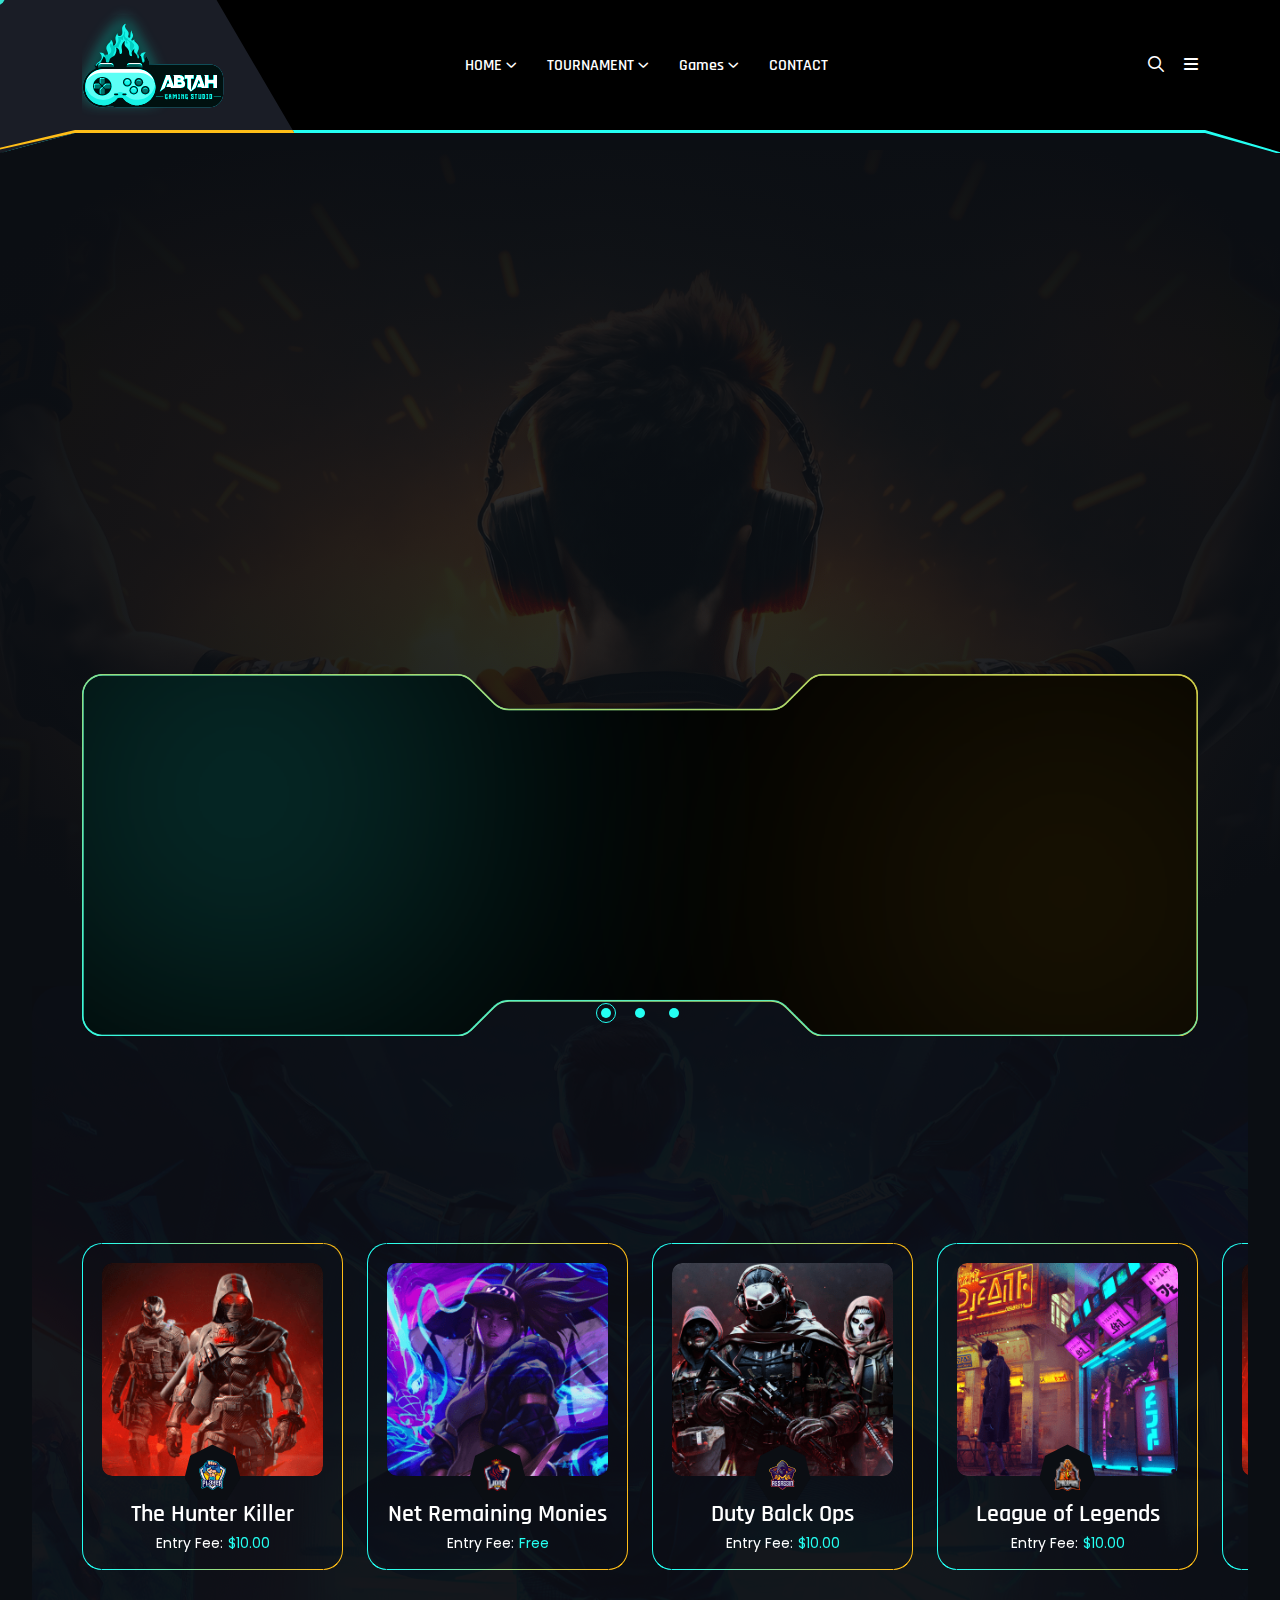
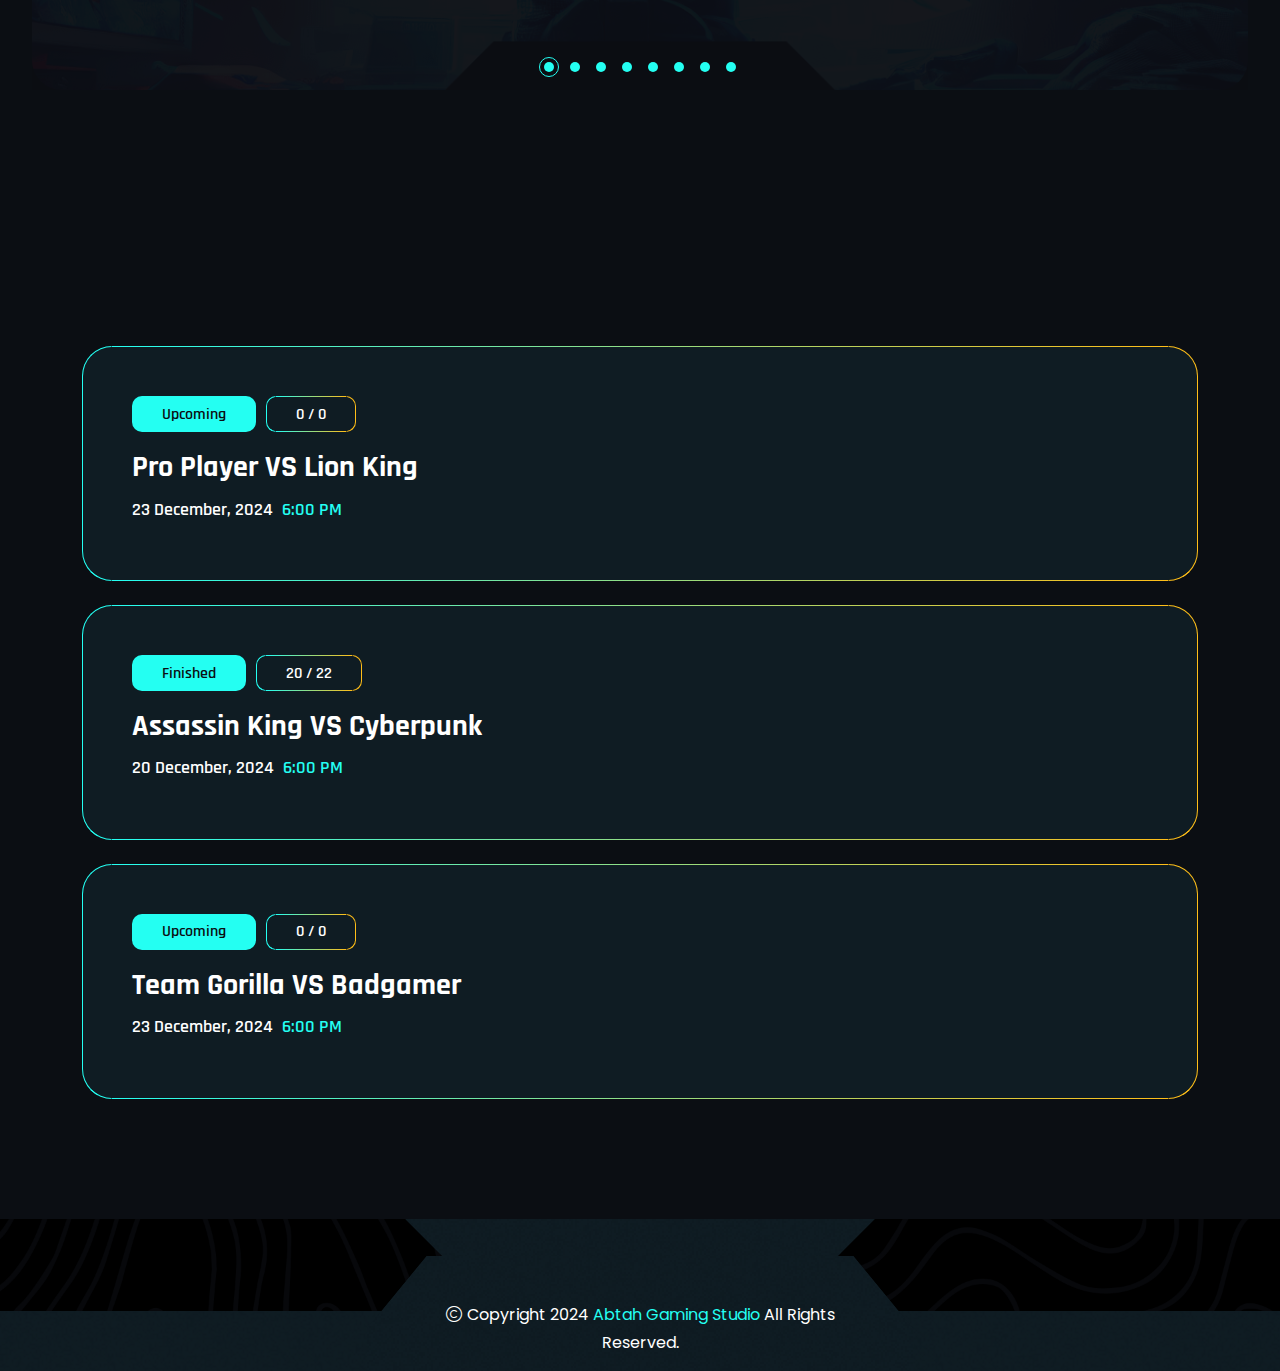
<file: index.html>
<!DOCTYPE html>
<html class="no-js" lang="zxx">
  <head>
    <meta charset="utf-8" />
    <meta http-equiv="x-ua-compatible" content="ie=edge" />
    <title>Abtah Esports</title>
    <meta name="author" content="Bame" />
    <meta name="description" content="Bame - Esports & Gaming HTML Template" />
    <meta name="keywords" content="Bame - Esports & Gaming HTML Template" />
    <meta name="robots" content="INDEX,FOLLOW" />

    <!-- Mobile Specific Metas -->
    <meta
      name="viewport"
      content="width=device-width, initial-scale=1, shrink-to-fit=no"
    />

    <!-- Favicons - Place favicon.ico in the root directory -->
    <link
      rel="apple-touch-icon"
      sizes="57x57"
      href="assets/img/favicons/apple-icon-57x57.png"
    />
    <link
      rel="apple-touch-icon"
      sizes="60x60"
      href="assets/img/favicons/apple-icon-60x60.png"
    />
    <link
      rel="apple-touch-icon"
      sizes="72x72"
      href="assets/img/favicons/apple-icon-72x72.png"
    />
    <link
      rel="apple-touch-icon"
      sizes="76x76"
      href="assets/img/favicons/apple-icon-76x76.png"
    />
    <link
      rel="apple-touch-icon"
      sizes="114x114"
      href="assets/img/favicons/apple-icon-114x114.png"
    />
    <link
      rel="apple-touch-icon"
      sizes="120x120"
      href="assets/img/favicons/apple-icon-120x120.png"
    />
    <link
      rel="apple-touch-icon"
      sizes="144x144"
      href="assets/img/favicons/apple-icon-144x144.png"
    />
    <link
      rel="apple-touch-icon"
      sizes="152x152"
      href="assets/img/favicons/apple-icon-152x152.png"
    />
    <link
      rel="apple-touch-icon"
      sizes="180x180"
      href="assets/img/favicons/apple-icon-180x180.png"
    />
    <link
      rel="icon"
      type="image/png"
      sizes="192x192"
      href="assets/img/favicons/android-icon-192x192.png"
    />
    <link
      rel="icon"
      type="image/png"
      sizes="32x32"
      href="assets/img/favicons/favicon-32x32.png"
    />
    <link
      rel="icon"
      type="image/png"
      sizes="96x96"
      href="assets/img/favicons/favicon-96x96.png"
    />
    <link
      rel="icon"
      type="image/png"
      sizes="16x16"
      href="assets/img/favicons/favicon-16x16.png"
    />
    <link rel="manifest" href="assets/img/favicons/manifest.json" />
    <meta name="msapplication-TileColor" content="#ffffff" />
    <meta
      name="msapplication-TileImage"
      content="assets/img/favicons/ms-icon-144x144.png"
    />
    <meta name="theme-color" content="#ffffff" />

    <!--==============================
	  Google Fonts
	============================== -->
    <link rel="preconnect" href="https://fonts.googleapis.com" />
    <link rel="preconnect" href="https://fonts.gstatic.com" crossorigin />
    <link
      href="https://fonts.googleapis.com/css2?family=Goldman:wght@400;700&family=Poppins:ital,wght@0,100;0,200;0,300;0,400;0,500;0,600;0,700;0,800;0,900;1,100;1,200;1,300;1,400;1,500;1,600;1,700;1,800;1,900&family=Rajdhani:wght@300;400;500;600;700&display=swap"
      rel="stylesheet"
    />

    <!--==============================
	    All CSS File
	============================== -->
    <!-- Bootstrap -->
    <link rel="stylesheet" href="assets/css/bootstrap.min.css" />
    <!-- Fontawesome Icon -->
    <link rel="stylesheet" href="assets/css/fontawesome.min.css" />
    <!-- Magnific Popup -->
    <link rel="stylesheet" href="assets/css/magnific-popup.min.css" />
    <!-- Swiper Js -->
    <link rel="stylesheet" href="assets/css/swiper-bundle.min.css" />
    <!-- Theme Custom CSS -->
    <link rel="stylesheet" href="assets/css/style.css" />
  </head>

  <body>
    <div class="cursor-animation cursor-image"></div>

    <!--[if lte IE 9]>
      <p class="browserupgrade">
        You are using an <strong>outdated</strong> browser. Please
        <a href="https://browsehappy.com/">upgrade your browser</a> to improve
        your experience and security.
      </p>
    <![endif]-->

    <!--********************************
   		Code Start From Here 
	******************************** -->

    <!--==============================
     Preloader
  ==============================-->
    <div class="preloader">
      <!-- <button class="th-btn preloaderCls">CANCEL PRELOADER</button> -->
      <div class="preloader-inner">
        <span class="loader"></span>
      </div>
    </div>
    <!--==============================
Product Lightbox
==============================-->
    <div id="QuickView" class="white-popup mfp-hide">
      <div class="container bg-black3 rounded-10">
        <div class="row gx-60">
          <div class="col-lg-6">
            <div class="product-big-img">
              <div class="img">
                <img
                  src="assets/img/product/product_details_1_1.png"
                  alt="Product Image"
                />
              </div>
            </div>
          </div>
          <div class="col-lg-6 align-self-center">
            <div class="product-about">
              <p class="price">$120.85<del>$150.99</del></p>
              <h2 class="product-title">Microphone G9000</h2>
              <div class="product-rating">
                <div
                  class="star-rating"
                  role="img"
                  aria-label="Rated 5.00 out of 5"
                >
                  <span style="width: 100%"
                    >Rated <strong class="rating">5.00</strong> out of 5 based
                    on <span class="rating">1</span> customer rating</span
                  >
                </div>
                <a href="shop-details.html" class="woocommerce-review-link"
                  >(<span class="count">4</span> customer reviews)</a
                >
              </div>
              <p class="text">
                Syndicate customized growth strategies prospective human capital
                leverage other's optimal e-markets without transparent catalysts
                for change. Credibly coordinate highly efficient methods of
                empowerment cross unit solutions.
              </p>
              <div class="mt-2 link-inherit">
                <p>
                  <strong class="text-white me-3">Availability:</strong>
                  <span class="stock in-stock"
                    ><i class="far fa-check-square me-2 ms-1"></i>In Stock</span
                  >
                </p>
              </div>
              <div class="actions">
                <div class="quantity">
                  <input
                    type="number"
                    class="qty-input"
                    step="1"
                    min="1"
                    max="100"
                    name="quantity"
                    value="1"
                    title="Qty"
                  />
                  <button class="quantity-plus qty-btn">
                    <i class="far fa-chevron-up"></i>
                  </button>
                  <button class="quantity-minus qty-btn">
                    <i class="far fa-chevron-down"></i>
                  </button>
                </div>
                <button class="th-btn">
                  Add to Cart
                  <span class="icon"
                    ><i class="fa-solid fa-arrow-right ms-3"></i
                  ></span>
                </button>
                <a href="wishlist.html" class="icon-btn"
                  ><i class="far fa-heart"></i
                ></a>
              </div>
              <div class="product_meta">
                <span class="sku_wrapper"
                  >SKU: <span class="sku">Wheel-fits-chevy-camaro</span></span
                >
                <span class="posted_in"
                  >Category: <a href="shop.html">Dresses & Bags</a></span
                >
                <span
                  >Tags: <a href="shop.html">Products</a
                  ><a href="shop.html">Bags</a></span
                >
              </div>
            </div>
          </div>
        </div>
        <button title="Close (Esc)" type="button" class="mfp-close text-white">
          ×
        </button>
      </div>
    </div>
    <!--==============================
    Sidemenu
============================== -->
    <div class="sidemenu-wrapper sidemenu-cart">
      <div class="sidemenu-content">
        <button class="closeButton sideMenuCls">
          <i class="far fa-times"></i>
        </button>
        <div class="widget woocommerce widget_shopping_cart">
          <h3 class="widget_title">Shopping cart</h3>
          <div class="widget_shopping_cart_content">
            <ul class="woocommerce-mini-cart cart_list product_list_widget">
              <li class="woocommerce-mini-cart-item mini_cart_item">
                <a href="#" class="remove remove_from_cart_button"
                  ><i class="far fa-times"></i
                ></a>
                <a href="#"
                  ><img
                    src="assets/img/product/product_thumb_1_1.png"
                    alt="Cart Image"
                  />Gaming Headphone</a
                >
                <span class="quantity"
                  >1 ×
                  <span class="woocommerce-Price-amount amount">
                    <span class="woocommerce-Price-currencySymbol">$</span
                    >940.00</span
                  >
                </span>
              </li>
              <li class="woocommerce-mini-cart-item mini_cart_item">
                <a href="#" class="remove remove_from_cart_button"
                  ><i class="far fa-times"></i
                ></a>
                <a href="#"
                  ><img
                    src="assets/img/product/product_thumb_1_2.png"
                    alt="Cart Image"
                  />Gaming Mouse</a
                >
                <span class="quantity"
                  >1 ×
                  <span class="woocommerce-Price-amount amount">
                    <span class="woocommerce-Price-currencySymbol">$</span
                    >899.00</span
                  >
                </span>
              </li>
              <li class="woocommerce-mini-cart-item mini_cart_item">
                <a href="#" class="remove remove_from_cart_button"
                  ><i class="far fa-times"></i
                ></a>
                <a href="#"
                  ><img
                    src="assets/img/product/product_thumb_1_3.png"
                    alt="Cart Image"
                  />Gaming Keyboard</a
                >
                <span class="quantity"
                  >1 ×
                  <span class="woocommerce-Price-amount amount">
                    <span class="woocommerce-Price-currencySymbol">$</span
                    >756.00</span
                  >
                </span>
              </li>
              <li class="woocommerce-mini-cart-item mini_cart_item">
                <a href="#" class="remove remove_from_cart_button"
                  ><i class="far fa-times"></i
                ></a>
                <a href="#"
                  ><img
                    src="assets/img/product/product_thumb_1_4.png"
                    alt="Cart Image"
                  />Gaming Chair</a
                >
                <span class="quantity"
                  >1 ×
                  <span class="woocommerce-Price-amount amount">
                    <span class="woocommerce-Price-currencySymbol">$</span
                    >723.00</span
                  >
                </span>
              </li>
              <li class="woocommerce-mini-cart-item mini_cart_item">
                <a href="#" class="remove remove_from_cart_button"
                  ><i class="far fa-times"></i
                ></a>
                <a href="#"
                  ><img
                    src="assets/img/product/product_thumb_1_5.png"
                    alt="Cart Image"
                  />Microphone G9000</a
                >
                <span class="quantity"
                  >1 ×
                  <span class="woocommerce-Price-amount amount">
                    <span class="woocommerce-Price-currencySymbol">$</span
                    >1080.00</span
                  >
                </span>
              </li>
            </ul>
            <p class="woocommerce-mini-cart__total total">
              <strong>Subtotal:</strong>
              <span class="woocommerce-Price-amount amount">
                <span class="woocommerce-Price-currencySymbol">$</span
                >4398.00</span
              >
            </p>
            <p class="woocommerce-mini-cart__buttons buttons">
              <a href="cart.html" class="th-btn wc-forward"
                >View cart
                <span class="icon"
                  ><i class="fa-solid fa-arrow-up-right ms-3"></i></span
              ></a>
              <a href="checkout.html" class="th-btn checkout wc-forward"
                >Checkout
                <span class="icon"
                  ><i class="fa-solid fa-arrow-up-right ms-3"></i></span
              ></a>
            </p>
          </div>
        </div>
      </div>
    </div>
    <!--==============================
    Sidemenu
============================== -->
    <div class="sidemenu-wrapper sidemenu-info d-none d-lg-block">
      <div class="sidemenu-content">
        <button class="closeButton sideMenuCls">
          <i class="far fa-times"></i>
        </button>
        <div class="widget footer-widget">
          <div class="th-widget-about">
            <div class="about-logo">
              <a href="index.html">
                <span
                  data-mask-src="assets/img/logo.svg"
                  class="logo-mask"
                ></span>
                <img src="assets/img/logo.svg" alt="Bame" />
              </a>
            </div>
          </div>
        </div>
      </div>
    </div>
    <div class="popup-search-box d-none d-lg-block">
      <button class="searchClose"><i class="fal fa-times"></i></button>
      <form action="#">
        <input type="text" placeholder="What are you looking for?" />
        <button type="submit"><i class="fal fa-search"></i></button>
      </form>
    </div>
    <!--==============================
    Mobile Menu
  ============================== -->
    <div class="th-menu-wrapper">
      <div class="th-menu-area text-center">
        <button class="th-menu-toggle"><i class="fal fa-times"></i></button>
        <div class="mobile-logo">
          <a href="index.html"
            ><span data-mask-src="assets/img/logo.svg" class="logo-mask"></span
            ><img src="assets/img/logo.svg" alt="Bame"
          /></a>
        </div>
        <div class="th-mobile-menu">
          <ul>
            <li class="menu-item-has-children">
              <a href="index.html">HOME</a>
              <ul class="sub-menu">
                <li><a href="index.html">Home Esports</a></li>
                <li><a href="tournament.html">Home Tournament</a></li>
              </ul>
            </li>
            <li><a href="about.html">ABOUT US</a></li>
            <li class="menu-item-has-children">
              <a href="#">TOURNAMENT</a>
              <ul class="sub-menu">
                <li><a href="tournament.html">Tournament</a></li>
                <li>
                  <a href="tournament-details.html">Tournament Details</a>
                </li>
              </ul>
            </li>
            <li class="menu-item-has-children">
              <a href="#">Games</a>
              <ul class="sub-menu">
                <!-- <li class="menu-item-has-children">
                  <a href="#">Shop</a>
                  <ul class="sub-menu">
                    <li><a href="shop.html">Shop</a></li>
                    <li><a href="shop-details.html">Shop Details</a></li>
                    <li><a href="cart.html">Cart Page</a></li>
                    <li><a href="checkout.html">Checkout</a></li>
                  </ul>
                </li> -->
                <li><a href="team.html">Profile</a></li>
                <!-- <li><a href="team-details.html">Players Details</a></li> -->
                <li><a href="game.html">Game</a></li>
                <!-- <li><a href="game-details.html">Game Details</a></li>
                <li><a href="point-table.html">Point Table</a></li>
                <li><a href="error.html">Error Page</a></li> -->
              </ul>
            </li>

            <li>
              <a href="contact.html">CONTACT</a>
            </li>
          </ul>
        </div>
      </div>
    </div>
    <!-- <div class="color-scheme-wrap active">
        <button class="switchIcon"><i class="fa-solid fa-palette"></i></button>
        <h4 class="color-scheme-wrap-title"><i class="far fa-palette"></i> Color Switcher</h4>
        <div class="color-switch-btns">
            <button data-color="#6240CF"><i class="fa-solid fa-droplet"></i></button>
            <button data-color="#FFBE18"><i class="fa-solid fa-droplet"></i></button>
            <button data-color="#24FFF2"><i class="fa-solid fa-droplet"></i></button>
            <button data-color="#45F882"><i class="fa-solid fa-droplet"></i></button>
            <button data-color="#FF7E02"><i class="fa-solid fa-droplet"></i></button>
        </div>
    </div> -->

    <!--==============================
	Header Area
==============================-->
    <header class="th-header header-layout1">
      <div class="sticky-wrapper">
        <!-- Main Menu Area -->
        <div class="menu-area">
          <div class="container">
            <div class="row align-items-center justify-content-between">
              <div class="col-auto">
                <div class="header-logo">
                  <a href="index.html">
                    <span
                      data-mask-src="assets/img/logo.svg"
                      class="logo-mask"
                    ></span>
                    <img src="assets/img/logo.svg" alt="Bame" />
                  </a>
                </div>
              </div>
              <div class="col-auto">
                <nav class="main-menu d-none d-lg-inline-block">
                  <ul>
                    <li class="menu-item-has-children">
                      <a href="index.html">HOME</a>
                      <ul class="sub-menu">
                        <li><a href="index.html">Home Esports</a></li>
                        <!-- <li><a href="home-2.html">Home Streaming</a></li> -->
                        <!-- <li><a href="home-3.html">Home Video Gaming</a></li> -->
                        <li><a href="home-4.html">Home Tournament</a></li>
                      </ul>
                    </li>
                    <!-- <li><a href="about.html">ABOUT US</a></li> -->
                    <li class="menu-item-has-children">
                      <a href="#">TOURNAMENT</a>
                      <ul class="sub-menu">
                        <li><a href="tournament.html">Tournament</a></li>
                        <li>
                          <a href="tournament-details.html"
                            >Tournament Details</a
                          >
                        </li>
                      </ul>
                    </li>
                    <!-- <li class="menu-item-has-children"> -->
                    <!-- <a href="#">BLOG</a> -->
                    <!-- <ul class="sub-menu"> -->
                    <!-- <li><a href="blog.html">Blog</a></li> -->
                    <!-- <li><a href="blog-details.html">Blog Details</a></li> -->
                    <!-- </ul> -->
                    <!-- </li> -->
                    <li class="menu-item-has-children">
                      <a href="#">Games</a>
                      <ul class="sub-menu">
                        <!-- <li class="menu-item-has-children">
                          <a href="#">Shop</a>
                          <ul class="sub-menu">
                            <li><a href="shop.html">Shop</a></li>
                            <li>
                              <a href="shop-details.html">Shop Details</a>
                            </li>
                            <li><a href="cart.html">Cart Page</a></li>
                            <li><a href="checkout.html">Checkout</a></li>
                            <li><a href="wishlist.html">Wishlist</a></li>
                          </ul>
                        </li> -->
                        <li><a href="team.html">Profile</a></li>
                        <!-- <li><a href="team-details.html">Players Details</a></li> -->
                        <li><a href="game.html">Game</a></li>
                        <!-- <li><a href="error.html">Error Page</a></li> -->
                      </ul>
                    </li>

                    <li>
                      <a href="contact.html">CONTACT</a>
                    </li>
                  </ul>
                </nav>
                <div class="header-button d-flex d-lg-none">
                  <button type="button" class="th-menu-toggle">
                    <span class="btn-border"></span><i class="far fa-bars"></i>
                  </button>
                </div>
              </div>
              <div class="col-auto d-none d-xl-block">
                <div class="header-button">
                  <button type="button" class="simple-icon searchBoxToggler">
                    <i class="far fa-search"></i>
                  </button>
                  <button type="button" class="simple-icon sideMenuInfo">
                    <i class="fa-solid fa-bars"></i>
                  </button>
                  <div class="d-xxl-block d-none">
                    <!-- <a href="contact.html" class="th-btn"
                      ><i class="fa-brands fa-twitch me-1"></i> Live
                      Streaming</a
                    > -->
                  </div>
                </div>
              </div>
            </div>
          </div>
          <div class="logo-bg"></div>
        </div>
      </div>
    </header>
    <!--==============================
Hero Area
==============================-->
    <div
      class="th-hero-wrapper hero-1"
      id="hero"
      data-bg-src="assets/img/hero/hero-bg1-1.png"
    >
      <div class="container">
        <div class="hero-style1 text-center">
          <span
            class="sub-title custom-anim-top wow animated"
            data-wow-duration="1.2s"
            data-wow-delay="0.1s"
            ># World Class eSports & Gaming Site</span
          >
          <h1 class="hero-title">
            <span
              class="title1 custom-anim-top wow animated"
              data-wow-duration="1.1s"
              data-wow-delay="0.3s"
              data-bg-src="assets/img/hero/hero-title-bg-shape1.svg"
              >SHAPING THE FUTURE OF</span
            >
            <span
              class="title2 custom-anim-top wow animated"
              data-wow-duration="1.1s"
              data-wow-delay="0.4s"
              >ESPORTS</span
            >
          </h1>
          <div
            class="btn-group custom-anim-top wow animated"
            data-wow-duration="1.2s"
            data-wow-delay="0.7s"
          >
            <a href="about.html" class="th-btn"
              >EXPLORE MORE <i class="fa-solid fa-arrow-right ms-2"></i
            ></a>
            <a href="tournament.html" class="th-btn style2"
              >BROWSE GAMES <i class="fa-solid fa-arrow-right ms-2"></i
            ></a>
          </div>
        </div>
      </div>
    </div>
    <!--======== / Hero Section ========-->

    <div
      class="swiper th-slider hero-cta-slider1"
      id="heroSlider1"
      data-slider-options='{"effect":"fade"}'
    >
      <div class="swiper-wrapper">
        <div class="swiper-slide">
          <div class="hero-cta-inner">
            <div class="container th-container2">
              <div class="hero-shape-area">
                <div class="hero-bg-shape">
                  <div
                    class="hero-bg-border-anime"
                    data-mask-src="assets/img/hero/hero-bg-shape.png"
                  ></div>
                  <svg
                    viewBox="0 0 1600 520"
                    fill="none"
                    xmlns="http://www.w3.org/2000/svg"
                  >
                    <path
                      d="M1599 30V490C1599 506.016 1586.02 519 1570 519H1062.43C1054.74 519 1047.36 515.945 1041.92 510.506L1009.49 478.08C1003.68 472.266 995.795 469 987.574 469H612.426C604.205 469 596.32 472.266 590.506 478.08L558.08 510.506C552.641 515.945 545.265 519 537.574 519H30C13.9837 519 1 506.016 1 490V30C1 13.9837 13.9837 1 30 1H400H537.574C545.265 1 552.641 4.05535 558.08 9.4939L590.506 41.9203C596.32 47.7339 604.205 51 612.426 51H987.574C995.795 51 1003.68 47.7339 1009.49 41.9203L1041.92 9.4939C1047.36 4.05535 1054.74 1 1062.43 1H1200H1570C1586.02 1 1599 13.9837 1599 30Z"
                      fill="black"
                      stroke="url(#paint0_linear1_47_22)"
                      stroke-width="2"
                    />
                    <mask
                      id="mask0_47_22"
                      style="mask-type: alpha"
                      maskUnits="userSpaceOnUse"
                      x="0"
                      y="0"
                    >
                      <path
                        d="M1600 490V30C1600 13.4315 1586.57 0 1570 0H1200H1062.43C1054.47 0 1046.84 3.1607 1041.21 8.7868L1008.79 41.2132C1003.16 46.8393 995.53 50 987.574 50H612.426C604.47 50 596.839 46.8393 591.213 41.2132L558.787 8.7868C553.161 3.16071 545.53 0 537.574 0H400H30C13.4315 0 0 13.4314 0 30V490C0 506.569 13.4315 520 30 520H537.574C545.53 520 553.161 516.839 558.787 511.213L591.213 478.787C596.839 473.161 604.47 470 612.426 470H987.574C995.53 470 1003.16 473.161 1008.79 478.787L1041.21 511.213C1046.84 516.839 1054.47 520 1062.43 520H1570C1586.57 520 1600 506.569 1600 490Z"
                        fill="black"
                      />
                    </mask>
                    <g mask="url(#mask0_47_22)">
                      <g filter="url(#filter0_f_47_22)">
                        <circle
                          cx="1413"
                          cy="314"
                          r="287"
                          fill="var(--theme-color2)"
                          fill-opacity="0.2"
                        />
                      </g>
                      <g filter="url(#filter01_f_47_22)">
                        <circle
                          cx="231"
                          cy="172"
                          r="229"
                          fill="var(--theme-color)"
                          fill-opacity="0.5"
                        />
                      </g>
                    </g>
                    <defs>
                      <filter
                        id="filter0_f_47_22"
                        x="566"
                        y="-533"
                        width="1694"
                        height="1694"
                        filterUnits="userSpaceOnUse"
                        color-interpolation-filters="sRGB"
                      >
                        <feFlood
                          flood-opacity="0"
                          result="BackgroundImageFix"
                        />
                        <feBlend
                          mode="normal"
                          in="SourceGraphic"
                          in2="BackgroundImageFix"
                          result="shape"
                        />
                        <feGaussianBlur
                          stdDeviation="280"
                          result="effect1_foregroundBlur_47_22"
                        />
                      </filter>
                      <filter
                        id="filter01_f_47_22"
                        x="-558"
                        y="-617"
                        width="1578"
                        height="1578"
                        filterUnits="userSpaceOnUse"
                        color-interpolation-filters="sRGB"
                      >
                        <feFlood
                          flood-opacity="0"
                          result="BackgroundImageFix"
                        />
                        <feBlend
                          mode="normal"
                          in="SourceGraphic"
                          in2="BackgroundImageFix"
                          result="shape"
                        />
                        <feGaussianBlur
                          stdDeviation="280"
                          result="effect1_foregroundBlur_47_22"
                        />
                      </filter>
                      <linearGradient
                        id="paint0_linear1_47_22"
                        x1="0"
                        y1="0"
                        x2="1600"
                        y2="520"
                        gradientUnits="userSpaceOnUse"
                      >
                        <stop offset="0" stop-color="var(--theme-color)" />
                        <stop offset="1" stop-color="var(--theme-color2)" />
                      </linearGradient>
                    </defs>
                  </svg>
                  <div class="verses-thumb d-xl-none d-block">
                    <img
                      src="assets/img/tournament/game-vs1.svg"
                      alt="tournament image"
                    />
                  </div>
                  <div
                    class="hero-img1 z-index-common"
                    data-ani="slideinleft"
                    data-ani-delay="0.4s"
                  >
                    <img src="assets/img/hero/hero-1-1.png" alt="Image" />
                  </div>
                  <div
                    class="hero-img2 z-index-common"
                    data-ani="slideinright"
                    data-ani-delay="0.4s"
                  >
                    <img src="assets/img/hero/hero-1-2.png" alt="Image" />
                  </div>
                </div>
                <div class="title-area mb-0">
                  <h2
                    class="sec-title text-white custom-anim-top wow animated"
                    data-wow-duration="1.3s"
                    data-wow-delay="0.1s"
                  >
                    Join The Big Tournaments
                  </h2>
                  <p
                    class="mt-30 mb-30 custom-anim-top wow animated"
                    data-wow-duration="1.3s"
                    data-wow-delay="0.2s"
                  >
                    Beyond esports tournaments, include a broader calendar of
                    gaming events, conferences, and conventions. and connect
                    with each other.
                  </p>
                  <div
                    class="btn-group custom-anim-top wow animated"
                    data-wow-duration="1.3s"
                    data-wow-delay="0.2s"
                  >
                    <a href="about.html" class="th-btn style-border">
                      <span class="btn-border">
                        JOIN NOW <i class="fa-solid fa-arrow-right ms-2"></i>
                      </span>
                    </a>
                  </div>
                </div>
              </div>
            </div>
          </div>
        </div>
        <div class="swiper-slide">
          <div class="hero-cta-inner">
            <div class="container th-container2">
              <div class="hero-shape-area">
                <div class="hero-bg-shape">
                  <div
                    class="hero-bg-border-anime"
                    data-mask-src="assets/img/hero/hero-bg-shape.png"
                  ></div>
                  <svg
                    viewBox="0 0 1600 520"
                    fill="none"
                    xmlns="http://www.w3.org/2000/svg"
                  >
                    <path
                      d="M1599 30V490C1599 506.016 1586.02 519 1570 519H1062.43C1054.74 519 1047.36 515.945 1041.92 510.506L1009.49 478.08C1003.68 472.266 995.795 469 987.574 469H612.426C604.205 469 596.32 472.266 590.506 478.08L558.08 510.506C552.641 515.945 545.265 519 537.574 519H30C13.9837 519 1 506.016 1 490V30C1 13.9837 13.9837 1 30 1H400H537.574C545.265 1 552.641 4.05535 558.08 9.4939L590.506 41.9203C596.32 47.7339 604.205 51 612.426 51H987.574C995.795 51 1003.68 47.7339 1009.49 41.9203L1041.92 9.4939C1047.36 4.05535 1054.74 1 1062.43 1H1200H1570C1586.02 1 1599 13.9837 1599 30Z"
                      fill="black"
                      stroke="url(#paint0_linear2_47_22)"
                      stroke-width="2"
                    />
                    <mask
                      id="mask1_47_22"
                      style="mask-type: alpha"
                      maskUnits="userSpaceOnUse"
                      x="0"
                      y="0"
                    >
                      <path
                        d="M1600 490V30C1600 13.4315 1586.57 0 1570 0H1200H1062.43C1054.47 0 1046.84 3.1607 1041.21 8.7868L1008.79 41.2132C1003.16 46.8393 995.53 50 987.574 50H612.426C604.47 50 596.839 46.8393 591.213 41.2132L558.787 8.7868C553.161 3.16071 545.53 0 537.574 0H400H30C13.4315 0 0 13.4314 0 30V490C0 506.569 13.4315 520 30 520H537.574C545.53 520 553.161 516.839 558.787 511.213L591.213 478.787C596.839 473.161 604.47 470 612.426 470H987.574C995.53 470 1003.16 473.161 1008.79 478.787L1041.21 511.213C1046.84 516.839 1054.47 520 1062.43 520H1570C1586.57 520 1600 506.569 1600 490Z"
                        fill="black"
                      />
                    </mask>
                    <g mask="url(#mask1_47_22)">
                      <g filter="url(#filter1_f_47_22)">
                        <circle
                          cx="1413"
                          cy="314"
                          r="287"
                          fill="var(--theme-color2)"
                          fill-opacity="0.2"
                        />
                      </g>
                      <g filter="url(#filter02_f_47_22)">
                        <circle
                          cx="231"
                          cy="172"
                          r="229"
                          fill="var(--theme-color)"
                          fill-opacity="0.5"
                        />
                      </g>
                    </g>
                    <defs>
                      <filter
                        id="filter1_f_47_22"
                        x="566"
                        y="-533"
                        width="1694"
                        height="1694"
                        filterUnits="userSpaceOnUse"
                        color-interpolation-filters="sRGB"
                      >
                        <feFlood
                          flood-opacity="0"
                          result="BackgroundImageFix"
                        />
                        <feBlend
                          mode="normal"
                          in="SourceGraphic"
                          in2="BackgroundImageFix"
                          result="shape"
                        />
                        <feGaussianBlur
                          stdDeviation="280"
                          result="effect1_foregroundBlur_47_22"
                        />
                      </filter>
                      <filter
                        id="filter02_f_47_22"
                        x="-558"
                        y="-617"
                        width="1578"
                        height="1578"
                        filterUnits="userSpaceOnUse"
                        color-interpolation-filters="sRGB"
                      >
                        <feFlood
                          flood-opacity="0"
                          result="BackgroundImageFix"
                        />
                        <feBlend
                          mode="normal"
                          in="SourceGraphic"
                          in2="BackgroundImageFix"
                          result="shape"
                        />
                        <feGaussianBlur
                          stdDeviation="280"
                          result="effect1_foregroundBlur_47_22"
                        />
                      </filter>
                      <linearGradient
                        id="paint0_linear2_47_22"
                        x1="0"
                        y1="0"
                        x2="1600"
                        y2="520"
                        gradientUnits="userSpaceOnUse"
                      >
                        <stop offset="0" stop-color="var(--theme-color)" />
                        <stop offset="1" stop-color="var(--theme-color2)" />
                      </linearGradient>
                    </defs>
                  </svg>
                  <div class="verses-thumb d-xl-none d-block">
                    <img
                      src="assets/img/tournament/game-vs1.svg"
                      alt="tournament image"
                    />
                  </div>
                  <div
                    class="hero-img1 z-index-common"
                    data-ani="slideinleft"
                    data-ani-delay="0.4s"
                  >
                    <img src="assets/img/hero/hero-1-3.png" alt="Image" />
                  </div>
                  <div
                    class="hero-img2 z-index-common"
                    data-ani="slideinright"
                    data-ani-delay="0.4s"
                  >
                    <img src="assets/img/hero/hero-1-4.png" alt="Image" />
                  </div>
                </div>
                <div class="title-area mb-0">
                  <h2
                    class="sec-title text-white custom-anim-top wow animated"
                    data-wow-duration="1.3s"
                    data-wow-delay="0.1s"
                  >
                    Join The Big Tournaments
                  </h2>
                  <p
                    class="mt-30 mb-30 custom-anim-top wow animated"
                    data-wow-duration="1.3s"
                    data-wow-delay="0.2s"
                  >
                    Beyond esports tournaments, include a broader calendar of
                    gaming events, conferences, and conventions. and connect
                    with each other.
                  </p>
                  <div
                    class="btn-group custom-anim-top wow animated"
                    data-wow-duration="1.3s"
                    data-wow-delay="0.2s"
                  >
                    <a href="about.html" class="th-btn style-border">
                      <span class="btn-border">
                        JOIN NOW <i class="fa-solid fa-arrow-right ms-2"></i>
                      </span>
                    </a>
                  </div>
                </div>
              </div>
            </div>
          </div>
        </div>
        <div class="swiper-slide">
          <div class="hero-cta-inner">
            <div class="container th-container2">
              <div class="hero-shape-area">
                <div class="hero-bg-shape">
                  <div
                    class="hero-bg-border-anime"
                    data-mask-src="assets/img/hero/hero-bg-shape.png"
                  ></div>
                  <svg
                    viewBox="0 0 1600 520"
                    fill="none"
                    xmlns="http://www.w3.org/2000/svg"
                  >
                    <path
                      d="M1599 30V490C1599 506.016 1586.02 519 1570 519H1062.43C1054.74 519 1047.36 515.945 1041.92 510.506L1009.49 478.08C1003.68 472.266 995.795 469 987.574 469H612.426C604.205 469 596.32 472.266 590.506 478.08L558.08 510.506C552.641 515.945 545.265 519 537.574 519H30C13.9837 519 1 506.016 1 490V30C1 13.9837 13.9837 1 30 1H400H537.574C545.265 1 552.641 4.05535 558.08 9.4939L590.506 41.9203C596.32 47.7339 604.205 51 612.426 51H987.574C995.795 51 1003.68 47.7339 1009.49 41.9203L1041.92 9.4939C1047.36 4.05535 1054.74 1 1062.43 1H1200H1570C1586.02 1 1599 13.9837 1599 30Z"
                      fill="black"
                      stroke="url(#paint0_linear3_47_22)"
                      stroke-width="2"
                    />
                    <mask
                      id="mask2_47_22"
                      style="mask-type: alpha"
                      maskUnits="userSpaceOnUse"
                      x="0"
                      y="0"
                    >
                      <path
                        d="M1600 490V30C1600 13.4315 1586.57 0 1570 0H1200H1062.43C1054.47 0 1046.84 3.1607 1041.21 8.7868L1008.79 41.2132C1003.16 46.8393 995.53 50 987.574 50H612.426C604.47 50 596.839 46.8393 591.213 41.2132L558.787 8.7868C553.161 3.16071 545.53 0 537.574 0H400H30C13.4315 0 0 13.4314 0 30V490C0 506.569 13.4315 520 30 520H537.574C545.53 520 553.161 516.839 558.787 511.213L591.213 478.787C596.839 473.161 604.47 470 612.426 470H987.574C995.53 470 1003.16 473.161 1008.79 478.787L1041.21 511.213C1046.84 516.839 1054.47 520 1062.43 520H1570C1586.57 520 1600 506.569 1600 490Z"
                        fill="black"
                      />
                    </mask>
                    <g mask="url(#mask2_47_22)">
                      <g filter="url(#filter3_f_47_22)">
                        <circle
                          cx="1413"
                          cy="314"
                          r="287"
                          fill="var(--theme-color2)"
                          fill-opacity="0.2"
                        />
                      </g>
                      <g filter="url(#filter03_f_47_22)">
                        <circle
                          cx="231"
                          cy="172"
                          r="229"
                          fill="var(--theme-color)"
                          fill-opacity="0.5"
                        />
                      </g>
                    </g>
                    <defs>
                      <filter
                        id="filter3_f_47_22"
                        x="566"
                        y="-533"
                        width="1694"
                        height="1694"
                        filterUnits="userSpaceOnUse"
                        color-interpolation-filters="sRGB"
                      >
                        <feFlood
                          flood-opacity="0"
                          result="BackgroundImageFix"
                        />
                        <feBlend
                          mode="normal"
                          in="SourceGraphic"
                          in2="BackgroundImageFix"
                          result="shape"
                        />
                        <feGaussianBlur
                          stdDeviation="280"
                          result="effect1_foregroundBlur_47_22"
                        />
                      </filter>
                      <filter
                        id="filter03_f_47_22"
                        x="-558"
                        y="-617"
                        width="1578"
                        height="1578"
                        filterUnits="userSpaceOnUse"
                        color-interpolation-filters="sRGB"
                      >
                        <feFlood
                          flood-opacity="0"
                          result="BackgroundImageFix"
                        />
                        <feBlend
                          mode="normal"
                          in="SourceGraphic"
                          in2="BackgroundImageFix"
                          result="shape"
                        />
                        <feGaussianBlur
                          stdDeviation="280"
                          result="effect1_foregroundBlur_47_22"
                        />
                      </filter>
                      <linearGradient
                        id="paint0_linear3_47_22"
                        x1="0"
                        y1="0"
                        x2="1600"
                        y2="520"
                        gradientUnits="userSpaceOnUse"
                      >
                        <stop offset="0" stop-color="var(--theme-color)" />
                        <stop offset="1" stop-color="var(--theme-color2)" />
                      </linearGradient>
                    </defs>
                  </svg>
                  <div class="verses-thumb d-xl-none d-block">
                    <img
                      src="assets/img/tournament/game-vs1.svg"
                      alt="tournament image"
                    />
                  </div>
                  <div
                    class="hero-img1 z-index-common"
                    data-ani="slideinleft"
                    data-ani-delay="0.4s"
                  >
                    <img src="assets/img/hero/hero-1-5.png" alt="Image" />
                  </div>
                  <div
                    class="hero-img2 z-index-common"
                    data-ani="slideinright"
                    data-ani-delay="0.4s"
                  >
                    <img src="assets/img/hero/hero-1-6.png" alt="Image" />
                  </div>
                </div>
                <div class="title-area mb-0">
                  <h2
                    class="sec-title text-white custom-anim-top wow animated"
                    data-wow-duration="1.3s"
                    data-wow-delay="0.1s"
                  >
                    Join The Big Tournaments
                  </h2>
                  <p
                    class="mt-30 mb-30 custom-anim-top wow animated"
                    data-wow-duration="1.3s"
                    data-wow-delay="0.2s"
                  >
                    Beyond esports tournaments, include a broader calendar of
                    gaming events, conferences, and conventions. and connect
                    with each other.
                  </p>
                  <div
                    class="btn-group custom-anim-top wow animated"
                    data-wow-duration="1.3s"
                    data-wow-delay="0.2s"
                  >
                    <a href="about.html" class="th-btn style-border">
                      <span class="btn-border">
                        JOIN NOW <i class="fa-solid fa-arrow-right ms-2"></i>
                      </span>
                    </a>
                  </div>
                </div>
              </div>
            </div>
          </div>
        </div>
      </div>
      <div class="slider-pagination"></div>
    </div>
    <!--==============================
Marquee Area
==============================-->
    <!--==============================
About Area  
==============================-->
    <!--==============================
Game Area  
==============================-->
    <section class="overflow-hidden">
      <div class="container th-container2">
        <div
          class="game-sec-wrap1 space"
          data-bg-src="assets/img/bg/game-sec1-bg.png"
        >
          <div
            class="title-area text-center custom-anim-top wow animated"
            data-wow-duration="1.5s"
            data-wow-delay="0.1s"
          >
            <span class="sub-title"># Releases The Latest Game</span>
            <h2 class="sec-title">
              Game On, Power Up, Win Big <span class="text-theme">!</span>
            </h2>
          </div>
          <div class="slider-area">
            <div
              class="swiper th-slider game-slider-1"
              id="gameSlider1"
              data-slider-options='{"breakpoints":{"0":{"slidesPerView":1},"576":{"slidesPerView":"1"},"768":{"slidesPerView":"2"},"992":{"slidesPerView":"3"},"1200":{"slidesPerView":"4"}}}'
            >
              <div class="swiper-wrapper">
                <div class="swiper-slide">
                  <div class="game-card gradient-border">
                    <div class="game-card-img">
                      <a href="game-details.html">
                        <img src="assets/img/game/1-1.png" alt="game image" />
                      </a>
                      <div class="game-logo">
                        <img
                          src="assets/img/game/logo1-1.png"
                          alt="game logo"
                        />
                      </div>
                    </div>
                    <div class="game-card-details">
                      <h3 class="box-title">
                        <a href="game-details.html">The Hunter Killer</a>
                      </h3>
                      <p class="game-content">
                        Entry Fee:<span class="text-theme">$10.00</span>
                      </p>
                    </div>
                  </div>
                </div>

                <div class="swiper-slide">
                  <div class="game-card gradient-border">
                    <div class="game-card-img">
                      <a href="game-details.html">
                        <img src="assets/img/game/1-2.png" alt="game image" />
                      </a>
                      <div class="game-logo">
                        <img
                          src="assets/img/game/logo1-2.png"
                          alt="game logo"
                        />
                      </div>
                    </div>
                    <div class="game-card-details">
                      <h3 class="box-title">
                        <a href="game-details.html">Net Remaining Monies</a>
                      </h3>
                      <p class="game-content">
                        Entry Fee:<span class="text-theme">Free</span>
                      </p>
                    </div>
                  </div>
                </div>

                <div class="swiper-slide">
                  <div class="game-card gradient-border">
                    <div class="game-card-img">
                      <a href="game-details.html">
                        <img src="assets/img/game/1-3.png" alt="game image" />
                      </a>
                      <div class="game-logo">
                        <img
                          src="assets/img/game/logo1-3.png"
                          alt="game logo"
                        />
                      </div>
                    </div>
                    <div class="game-card-details">
                      <h3 class="box-title">
                        <a href="game-details.html">Duty Balck Ops</a>
                      </h3>
                      <p class="game-content">
                        Entry Fee:<span class="text-theme">$10.00</span>
                      </p>
                    </div>
                  </div>
                </div>

                <div class="swiper-slide">
                  <div class="game-card gradient-border">
                    <div class="game-card-img">
                      <a href="game-details.html">
                        <img src="assets/img/game/1-4.png" alt="game image" />
                      </a>
                      <div class="game-logo">
                        <img
                          src="assets/img/game/logo1-4.png"
                          alt="game logo"
                        />
                      </div>
                    </div>
                    <div class="game-card-details">
                      <h3 class="box-title">
                        <a href="game-details.html">League of Legends</a>
                      </h3>
                      <p class="game-content">
                        Entry Fee:<span class="text-theme">$10.00</span>
                      </p>
                    </div>
                  </div>
                </div>

                <div class="swiper-slide">
                  <div class="game-card gradient-border">
                    <div class="game-card-img">
                      <a href="game-details.html">
                        <img src="assets/img/game/1-1.png" alt="game image" />
                      </a>
                      <div class="game-logo">
                        <img
                          src="assets/img/game/logo1-1.png"
                          alt="game logo"
                        />
                      </div>
                    </div>
                    <div class="game-card-details">
                      <h3 class="box-title">
                        <a href="game-details.html">The Hunter Killer</a>
                      </h3>
                      <p class="game-content">
                        Entry Fee:<span class="text-theme">$10.00</span>
                      </p>
                    </div>
                  </div>
                </div>

                <div class="swiper-slide">
                  <div class="game-card gradient-border">
                    <div class="game-card-img">
                      <a href="game-details.html">
                        <img src="assets/img/game/1-2.png" alt="game image" />
                      </a>
                      <div class="game-logo">
                        <img
                          src="assets/img/game/logo1-2.png"
                          alt="game logo"
                        />
                      </div>
                    </div>
                    <div class="game-card-details">
                      <h3 class="box-title">
                        <a href="game-details.html">Net Remaining Monies</a>
                      </h3>
                      <p class="game-content">
                        Entry Fee:<span class="text-theme">Free</span>
                      </p>
                    </div>
                  </div>
                </div>

                <div class="swiper-slide">
                  <div class="game-card gradient-border">
                    <div class="game-card-img">
                      <a href="game-details.html">
                        <img src="assets/img/game/1-3.png" alt="game image" />
                      </a>
                      <div class="game-logo">
                        <img
                          src="assets/img/game/logo1-3.png"
                          alt="game logo"
                        />
                      </div>
                    </div>
                    <div class="game-card-details">
                      <h3 class="box-title">
                        <a href="game-details.html">Duty Balck Ops</a>
                      </h3>
                      <p class="game-content">
                        Entry Fee:<span class="text-theme">$10.00</span>
                      </p>
                    </div>
                  </div>
                </div>

                <div class="swiper-slide">
                  <div class="game-card gradient-border">
                    <div class="game-card-img">
                      <a href="game-details.html">
                        <img src="assets/img/game/1-4.png" alt="game image" />
                      </a>
                      <div class="game-logo">
                        <img
                          src="assets/img/game/logo1-4.png"
                          alt="game logo"
                        />
                      </div>
                    </div>
                    <div class="game-card-details">
                      <h3 class="box-title">
                        <a href="game-details.html">League of Legends</a>
                      </h3>
                      <p class="game-content">
                        Entry Fee:<span class="text-theme">$10.00</span>
                      </p>
                    </div>
                  </div>
                </div>
              </div>
              <div class="slider-pagination"></div>
            </div>
          </div>
        </div>
      </div>
    </section>
    <!--==============================
Feature Area  
==============================-->
    <!--==============================
Tournament Area  
==============================-->
    <section class="space bg-top-center" data-bg-src="">
      <div class="container">
        <div class="row justify-content-between">
          <div class="col-lg-auto">
            <div
              class="title-area text-lg-start text-center custom-anim-left wow animated"
              data-wow-duration="1.5s"
              data-wow-delay="0.2s"
            >
              <span class="sub-title"># Game Streaming Battle </span>
              <h2 class="sec-title">
                Our Gaming Tournaments <span class="text-theme">!</span>
              </h2>
            </div>
          </div>
          <div class="col-lg-auto">
            <div
              class="sec-btn custom-anim-right wow animated"
              data-wow-duration="1.5s"
              data-wow-delay="0.2s"
            >
              <div class="tournament-filter-btn filter-menu filter-menu-active">
                <button data-filter="*" class="tab-btn active" type="button">
                  ALL MATCH
                </button>
                <button data-filter=".cat1" class="tab-btn" type="button">
                  UPCOMING MATCH
                </button>
                <button data-filter=".cat2" class="tab-btn" type="button">
                  FINISHED MATCH
                </button>
              </div>
            </div>
          </div>
        </div>
        <div class="row gy-4 filter-active">
          <div class="col-12 filter-item cat1">
            <div class="tournament-card gradient-border">
              <!-- <div class="tournament-card-img"> -->
              <!-- <img src="assets/img/tournament/1-1.png" alt="tournament image"> -->
              <!-- <img src="assets/img/tournament/game-vs1.svg" alt="tournament image"> -->
              <!-- <img src="assets/img/tournament/1-2.png" alt="tournament image"> -->
              <!-- </div> -->
              <div class="tournament-card-content">
                <div class="tournament-card-details">
                  <div class="tournament-card-meta">
                    <span class="tournament-card-tag">Upcoming</span>
                    <span class="tournament-card-score gradient-border"
                      >0 / 0</span
                    >
                  </div>
                  <h3 class="tournament-card-title">
                    <a href="tournament-details.html"
                      >Pro Player VS Lion King</a
                    >
                  </h3>
                  <p class="tournament-card-date">
                    23 December, 2024 <span class="text-theme">6:00 PM</span>
                  </p>
                </div>
              </div>
            </div>
          </div>

          <div class="col-12 filter-item cat2">
            <div class="tournament-card gradient-border">
              <!-- <div class="tournament-card-img"> -->
              <!-- <img src="assets/img/tournament/1-3.png" alt="tournament image"> -->
              <!-- <img src="assets/img/tournament/game-vs1.svg" alt="tournament image"> -->
              <!-- <img src="assets/img/tournament/1-4.png" alt="tournament image"> -->
              <!-- </div> -->
              <div class="tournament-card-content">
                <div class="tournament-card-details">
                  <div class="tournament-card-meta">
                    <span class="tournament-card-tag">Finished</span>
                    <span class="tournament-card-score gradient-border"
                      >20 / 22</span
                    >
                  </div>
                  <h3 class="tournament-card-title">
                    <a href="tournament-details.html"
                      >Assassin King VS Cyberpunk</a
                    >
                  </h3>
                  <p class="tournament-card-date">
                    20 December, 2024 <span class="text-theme">6:00 PM</span>
                  </p>
                  <!-- <div class="th-social"> -->
                  <!-- <a href="https://www.youtube.com/"><i class="fab fa-youtube"></i>Youtube</a> -->
                  <!-- <a href="tournament-details.html"><i class="fa-brands fa-twitch"></i>Twitch</a> -->
                  <!-- </div> -->
                </div>
              </div>
            </div>
          </div>

          <div class="col-12 filter-item cat1">
            <div class="tournament-card gradient-border">
              <!-- <div class="tournament-card-img"> -->
              <!-- <img src="assets/img/tournament/1-5.png" alt="tournament image"> -->
              <!-- <img src="assets/img/tournament/game-vs1.svg" alt="tournament image"> -->
              <!-- <img src="assets/img/tournament/1-6.png" alt="tournament image"> -->
              <!-- </div> -->
              <div class="tournament-card-content">
                <div class="tournament-card-details">
                  <div class="tournament-card-meta">
                    <span class="tournament-card-tag">Upcoming</span>
                    <span class="tournament-card-score gradient-border"
                      >0 / 0</span
                    >
                  </div>
                  <h3 class="tournament-card-title">
                    <a href="tournament-details.html"
                      >Team Gorilla VS Badgamer</a
                    >
                  </h3>
                  <p class="tournament-card-date">
                    23 December, 2024 <span class="text-theme">6:00 PM</span>
                  </p>
                  <!-- <div class="th-social"> -->
                  <!-- <a href="https://www.youtube.com/"><i class="fab fa-youtube"></i>Youtube</a> -->
                  <!-- <a href="tournament-details.html"><i class="fa-brands fa-twitch"></i>Twitch</a> -->
                  <!-- </div> -->
                </div>
              </div>
            </div>
          </div>
        </div>
      </div>
    </section>
    <!--==============================
Gallery Area  
==============================--><!--==============================
Team Area  
==============================-->
    <!--==============================
Cta Area  
==============================-->
    <!--==============================
Product Area
==============================-->
    <section style="display: none" class="space">
      <div class="container">
        <div class="row justify-content-between align-items-center">
          <div class="col-md-auto">
            <div
              class="title-area custom-anim-left wow animated text-md-start text-center"
              data-wow-duration="1.5s"
              data-wow-delay="0.2s"
            >
              <span class="sub-title"># Gamer Shop</span>
              <h2 class="sec-title">
                Our Latest Gaming Products <span class="text-theme">!</span>
              </h2>
            </div>
          </div>
          <div class="col-md-auto d-none d-md-block">
            <div class="sec-btn">
              <div class="icon-box">
                <button
                  data-slider-prev="#productSlider1"
                  class="slider-arrow style2 default"
                >
                  <i class="far fa-arrow-left"></i>
                </button>
                <button
                  data-slider-next="#productSlider1"
                  class="slider-arrow style2 default"
                >
                  <i class="far fa-arrow-right"></i>
                </button>
              </div>
            </div>
          </div>
        </div>
        <div
          class="swiper th-slider has-shadow"
          id="productSlider1"
          data-slider-options='{"breakpoints":{"0":{"slidesPerView":1},"576":{"slidesPerView":"2"},"768":{"slidesPerView":"2"},"992":{"slidesPerView":"3"},"1200":{"slidesPerView":"4"}}}'
        >
          <div class="swiper-wrapper">
            <div class="swiper-slide">
              <div class="th-product product-grid">
                <div class="product-img">
                  <img
                    src="assets/img/product/product_1_1.png"
                    alt="Product Image"
                  />
                  <div class="overlay gradient-border"></div>
                  <div class="actions">
                    <a href="cart.html" class="icon-btn"
                      ><i class="far fa-cart-plus"></i
                    ></a>
                    <a href="wishlist.html" class="icon-btn"
                      ><i class="fas fa-heart"></i
                    ></a>
                    <a href="#QuickView" class="icon-btn popup-content"
                      ><i class="fas fa-eye"></i
                    ></a>
                  </div>
                </div>
                <div class="product-content">
                  <h3 class="product-title">
                    <a href="shop-details.html">Gaming Headphone</a>
                  </h3>
                  <span class="price">$177.85</span>
                  <!-- <div class="woocommerce-product-rating">
                        <span class="count">(120 Reviews)</span>
                        <div class="star-rating" role="img" aria-label="Rated 5.00 out of 5">
                            <span>Rated <strong class="rating">5.00</strong> out of 5 based on <span class="rating">1</span> customer rating</span>
                        </div>
                    </div> -->
                </div>
              </div>
            </div>

            <div class="swiper-slide">
              <div class="th-product product-grid">
                <div class="product-img">
                  <img
                    src="assets/img/product/product_1_2.png"
                    alt="Product Image"
                  />
                  <div class="overlay gradient-border"></div>
                  <div class="actions">
                    <a href="cart.html" class="icon-btn"
                      ><i class="far fa-cart-plus"></i
                    ></a>
                    <a href="wishlist.html" class="icon-btn"
                      ><i class="fas fa-heart"></i
                    ></a>
                    <a href="#QuickView" class="icon-btn popup-content"
                      ><i class="fas fa-eye"></i
                    ></a>
                  </div>
                </div>
                <div class="product-content">
                  <h3 class="product-title">
                    <a href="shop-details.html">Gaming Mouse</a>
                  </h3>
                  <span class="price">$120.00</span>
                  <!-- <div class="woocommerce-product-rating">
                        <span class="count">(120 Reviews)</span>
                        <div class="star-rating" role="img" aria-label="Rated 5.00 out of 5">
                            <span>Rated <strong class="rating">5.00</strong> out of 5 based on <span class="rating">1</span> customer rating</span>
                        </div>
                    </div> -->
                </div>
              </div>
            </div>

            <div class="swiper-slide">
              <div class="th-product product-grid">
                <div class="product-img">
                  <img
                    src="assets/img/product/product_1_3.png"
                    alt="Product Image"
                  />
                  <div class="overlay gradient-border"></div>
                  <div class="actions">
                    <a href="cart.html" class="icon-btn"
                      ><i class="far fa-cart-plus"></i
                    ></a>
                    <a href="wishlist.html" class="icon-btn"
                      ><i class="fas fa-heart"></i
                    ></a>
                    <a href="#QuickView" class="icon-btn popup-content"
                      ><i class="fas fa-eye"></i
                    ></a>
                  </div>
                </div>
                <div class="product-content">
                  <h3 class="product-title">
                    <a href="shop-details.html">Gaming Keyboard</a>
                  </h3>
                  <span class="price">$96.85</span>
                  <!-- <div class="woocommerce-product-rating">
                        <span class="count">(120 Reviews)</span>
                        <div class="star-rating" role="img" aria-label="Rated 5.00 out of 5">
                            <span>Rated <strong class="rating">5.00</strong> out of 5 based on <span class="rating">1</span> customer rating</span>
                        </div>
                    </div> -->
                </div>
              </div>
            </div>

            <div class="swiper-slide">
              <div class="th-product product-grid">
                <div class="product-img">
                  <img
                    src="assets/img/product/product_1_4.png"
                    alt="Product Image"
                  />
                  <div class="overlay gradient-border"></div>
                  <div class="actions">
                    <a href="cart.html" class="icon-btn"
                      ><i class="far fa-cart-plus"></i
                    ></a>
                    <a href="wishlist.html" class="icon-btn"
                      ><i class="fas fa-heart"></i
                    ></a>
                    <a href="#QuickView" class="icon-btn popup-content"
                      ><i class="fas fa-eye"></i
                    ></a>
                  </div>
                </div>
                <div class="product-content">
                  <h3 class="product-title">
                    <a href="shop-details.html">Gaming Chair</a>
                  </h3>
                  <span class="price">$08.85<del>$06.99</del></span>
                  <!-- <div class="woocommerce-product-rating">
                        <span class="count">(120 Reviews)</span>
                        <div class="star-rating" role="img" aria-label="Rated 5.00 out of 5">
                            <span>Rated <strong class="rating">5.00</strong> out of 5 based on <span class="rating">1</span> customer rating</span>
                        </div>
                    </div> -->
                </div>
              </div>
            </div>

            <div class="swiper-slide">
              <div class="th-product product-grid">
                <div class="product-img">
                  <img
                    src="assets/img/product/product_1_5.png"
                    alt="Product Image"
                  />
                  <div class="overlay gradient-border"></div>
                  <div class="actions">
                    <a href="cart.html" class="icon-btn"
                      ><i class="far fa-cart-plus"></i
                    ></a>
                    <a href="wishlist.html" class="icon-btn"
                      ><i class="fas fa-heart"></i
                    ></a>
                    <a href="#QuickView" class="icon-btn popup-content"
                      ><i class="fas fa-eye"></i
                    ></a>
                  </div>
                </div>
                <div class="product-content">
                  <h3 class="product-title">
                    <a href="shop-details.html">Microphone G9000</a>
                  </h3>
                  <span class="price">$32.85</span>
                  <!-- <div class="woocommerce-product-rating">
                        <span class="count">(120 Reviews)</span>
                        <div class="star-rating" role="img" aria-label="Rated 5.00 out of 5">
                            <span>Rated <strong class="rating">5.00</strong> out of 5 based on <span class="rating">1</span> customer rating</span>
                        </div>
                    </div> -->
                </div>
              </div>
            </div>

            <div class="swiper-slide">
              <div class="th-product product-grid">
                <div class="product-img">
                  <img
                    src="assets/img/product/product_1_6.png"
                    alt="Product Image"
                  />
                  <div class="overlay gradient-border"></div>
                  <div class="actions">
                    <a href="cart.html" class="icon-btn"
                      ><i class="far fa-cart-plus"></i
                    ></a>
                    <a href="wishlist.html" class="icon-btn"
                      ><i class="fas fa-heart"></i
                    ></a>
                    <a href="#QuickView" class="icon-btn popup-content"
                      ><i class="fas fa-eye"></i
                    ></a>
                  </div>
                </div>
                <div class="product-content">
                  <h3 class="product-title">
                    <a href="shop-details.html">Play Station Controller</a>
                  </h3>
                  <span class="price">$30.85</span>
                  <!-- <div class="woocommerce-product-rating">
                        <span class="count">(120 Reviews)</span>
                        <div class="star-rating" role="img" aria-label="Rated 5.00 out of 5">
                            <span>Rated <strong class="rating">5.00</strong> out of 5 based on <span class="rating">1</span> customer rating</span>
                        </div>
                    </div> -->
                </div>
              </div>
            </div>

            <div class="swiper-slide">
              <div class="th-product product-grid">
                <div class="product-img">
                  <img
                    src="assets/img/product/product_1_7.png"
                    alt="Product Image"
                  />
                  <div class="overlay gradient-border"></div>
                  <div class="actions">
                    <a href="cart.html" class="icon-btn"
                      ><i class="far fa-cart-plus"></i
                    ></a>
                    <a href="wishlist.html" class="icon-btn"
                      ><i class="fas fa-heart"></i
                    ></a>
                    <a href="#QuickView" class="icon-btn popup-content"
                      ><i class="fas fa-eye"></i
                    ></a>
                  </div>
                </div>
                <div class="product-content">
                  <h3 class="product-title">
                    <a href="shop-details.html">PlayStation VR</a>
                  </h3>
                  <span class="price">$232.85</span>
                  <!-- <div class="woocommerce-product-rating">
                        <span class="count">(120 Reviews)</span>
                        <div class="star-rating" role="img" aria-label="Rated 5.00 out of 5">
                            <span>Rated <strong class="rating">5.00</strong> out of 5 based on <span class="rating">1</span> customer rating</span>
                        </div>
                    </div> -->
                </div>
              </div>
            </div>

            <div class="swiper-slide">
              <div class="th-product product-grid">
                <div class="product-img">
                  <img
                    src="assets/img/product/product_1_8.png"
                    alt="Product Image"
                  />
                  <div class="overlay gradient-border"></div>
                  <div class="actions">
                    <a href="cart.html" class="icon-btn"
                      ><i class="far fa-cart-plus"></i
                    ></a>
                    <a href="wishlist.html" class="icon-btn"
                      ><i class="fas fa-heart"></i
                    ></a>
                    <a href="#QuickView" class="icon-btn popup-content"
                      ><i class="fas fa-eye"></i
                    ></a>
                  </div>
                </div>
                <div class="product-content">
                  <h3 class="product-title">
                    <a href="shop-details.html">Wireless speaker</a>
                  </h3>
                  <span class="price">$30.85</span>
                  <!-- <div class="woocommerce-product-rating">
                        <span class="count">(120 Reviews)</span>
                        <div class="star-rating" role="img" aria-label="Rated 5.00 out of 5">
                            <span>Rated <strong class="rating">5.00</strong> out of 5 based on <span class="rating">1</span> customer rating</span>
                        </div>
                    </div> -->
                </div>
              </div>
            </div>
          </div>
        </div>
        <div class="d-block d-md-none mt-40 text-center">
          <div class="icon-box">
            <button
              data-slider-prev="#productSlider1"
              class="slider-arrow style2 default"
            >
              <i class="far fa-arrow-left"></i>
            </button>
            <button
              data-slider-next="#productSlider1"
              class="slider-arrow style2 default"
            >
              <i class="far fa-arrow-right"></i>
            </button>
          </div>
        </div>
      </div>
    </section>
    <!--==============================
Blog Area  
==============================-->
    <!--==============================
Client Area  
==============================-->
    <!--==============================
	Footer Area
==============================-->
    <footer
      class="footer-wrapper footer-layout2"
      data-bg-src="assets/img/bg/footer2-bg.png"
    >
      <div class="container">
        <div class="text-center">
          <div
            class="footer-top-shape bg-repeat"
            data-bg-src="assets/img/bg/jiji-bg.png"
          ></div>
        </div>
      </div>
      <div
        class="copyright-wrap text-center bg-repeat"
        data-bg-src="assets/img/bg/jiji-bg.png"
      >
        <div class="container">
          <div class="row align-items-center justify-content-center">
            <div class="col-lg-6">
              <p
                class="copyright-text bg-repeat"
                data-bg-src="assets/img/bg/jiji-bg.png"
              >
                <i class="fal fa-copyright"></i> Copyright 2024
                <a href="index.html">Abtah Gaming Studio</a> All Rights
                Reserved.
              </p>
            </div>
          </div>
        </div>
      </div>
    </footer>

    <!--********************************
			Code End  Here 
	******************************** -->

    <!-- Scroll To Top -->
    <div class="scroll-top">
      <svg
        class="progress-circle svg-content"
        width="100%"
        height="100%"
        viewBox="-1 -1 102 102"
      >
        <path
          d="M50,1 a49,49 0 0,1 0,98 a49,49 0 0,1 0,-98"
          style="
            transition: stroke-dashoffset 10ms linear 0s;
            stroke-dasharray: 307.919, 307.919;
            stroke-dashoffset: 307.919;
          "
        ></path>
      </svg>
    </div>

    <!--==============================
    All Js File
============================== -->
    <!-- Jquery -->
    <script src="assets/js/vendor/jquery-3.7.1.min.js"></script>
    <!-- Swiper Js -->
    <script src="assets/js/swiper-bundle.min.js"></script>
    <!-- Bootstrap -->
    <script src="assets/js/bootstrap.min.js"></script>
    <!-- Magnific Popup -->
    <script src="assets/js/jquery.magnific-popup.min.js"></script>
    <!-- Counter Up -->
    <script src="assets/js/jquery.counterup.min.js"></script>
    <!-- Range Slider -->
    <script src="assets/js/jquery-ui.min.js"></script>
    <!-- Isotope Filter -->
    <script src="assets/js/imagesloaded.pkgd.min.js"></script>
    <script src="assets/js/isotope.pkgd.min.js"></script>
    <!-- gsap -->
    <script src="assets/js/gsap.min.js"></script>

    <script src="assets/js/waypoints.js"></script>
    <script src="assets/js/wow.js"></script>
    <script src="assets/js/smooth-scroll.js"></script>

    <!-- Main Js File -->
    <script src="assets/js/main.js"></script>
  </body>
</html>
</file>
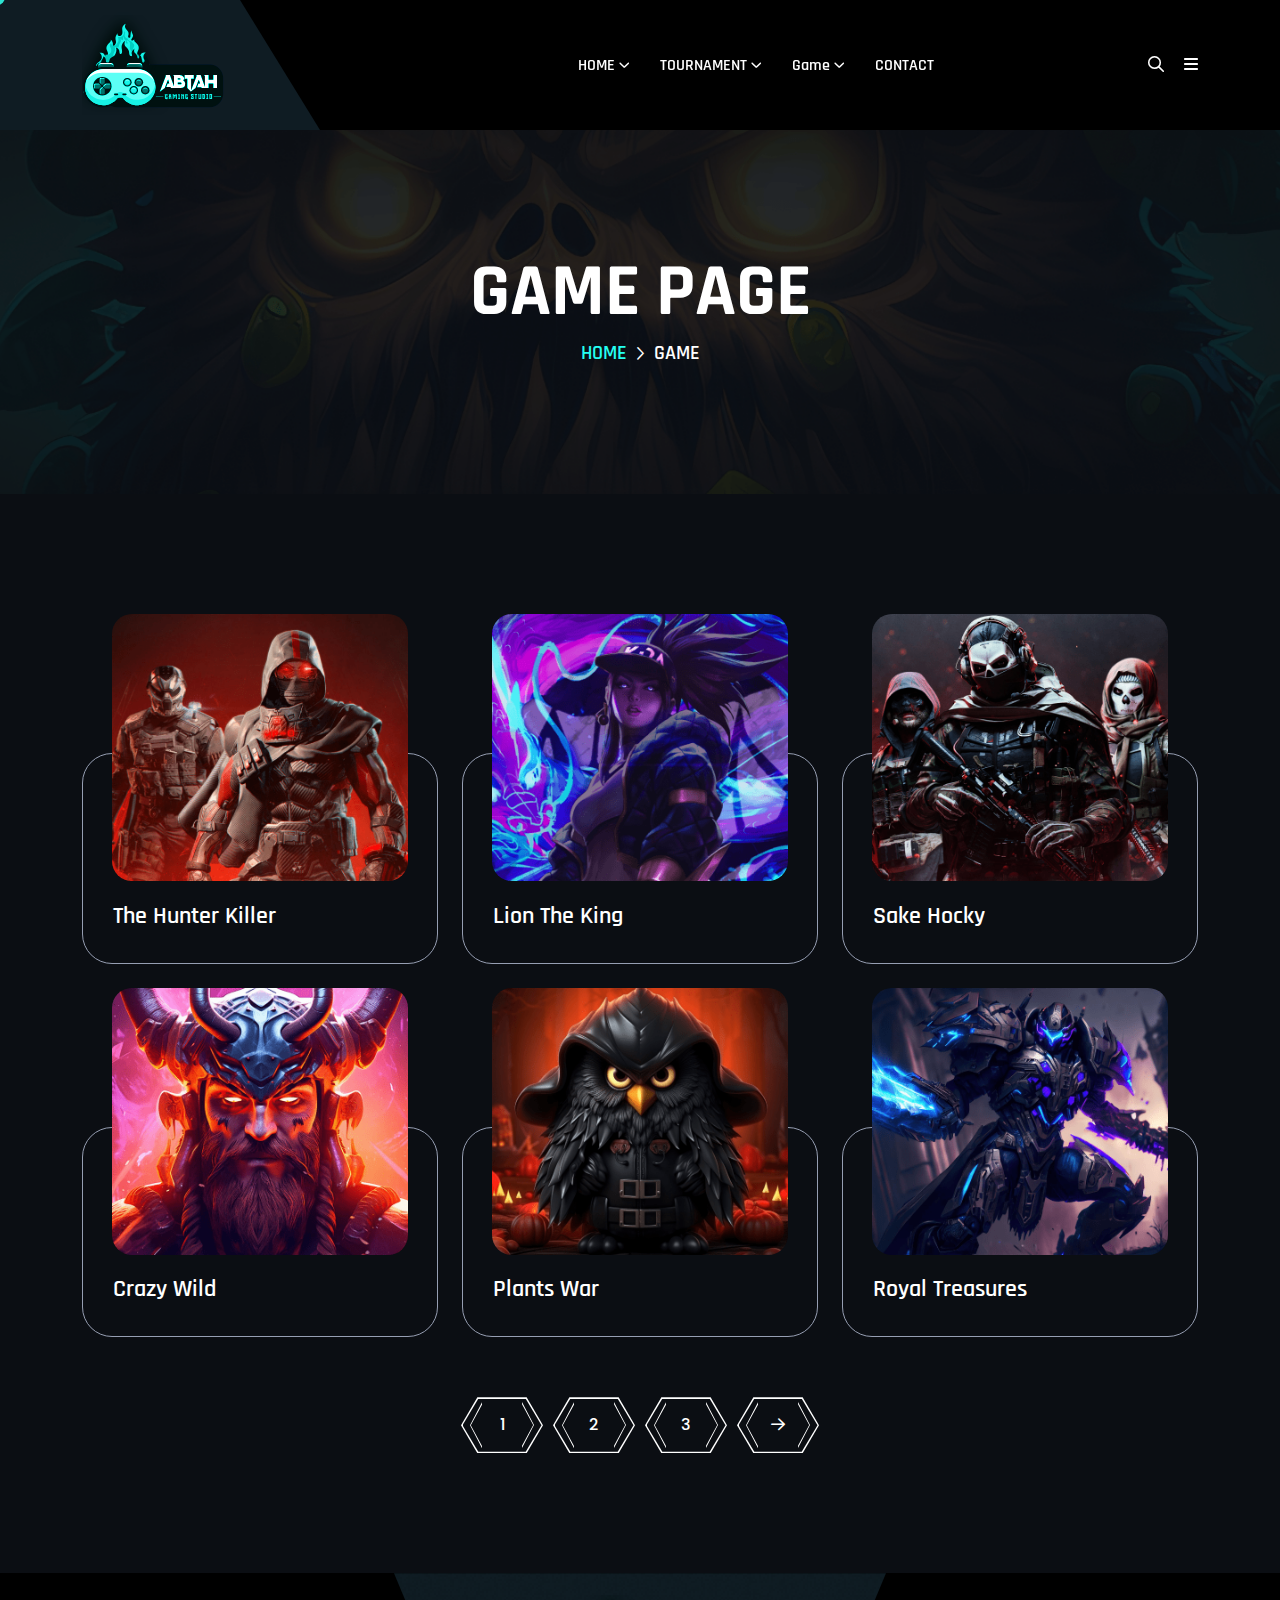
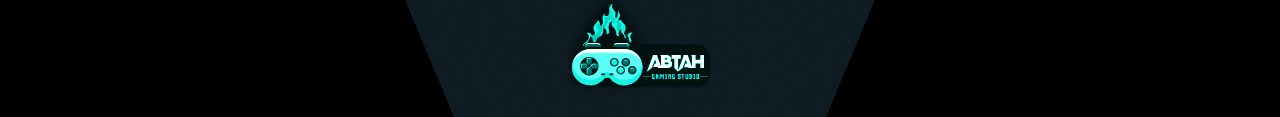
<file: game.html>
<!DOCTYPE html>
<html class="no-js" lang="zxx">
  <head>
    <meta charset="utf-8" />
    <meta http-equiv="x-ua-compatible" content="ie=edge" />
    <title>Bame - Esports & Gaming HTML Template - Game</title>
    <meta name="author" content="Bame" />
    <meta name="description" content="Bame - Esports & Gaming HTML Template" />
    <meta name="keywords" content="Bame - Esports & Gaming HTML Template" />
    <meta name="robots" content="INDEX,FOLLOW" />

    <!-- Mobile Specific Metas -->
    <meta
      name="viewport"
      content="width=device-width, initial-scale=1, shrink-to-fit=no"
    />

    <!-- Favicons - Place favicon.ico in the root directory -->
    <link
      rel="apple-touch-icon"
      sizes="57x57"
      href="assets/img/favicons/apple-icon-57x57.png"
    />
    <link
      rel="apple-touch-icon"
      sizes="60x60"
      href="assets/img/favicons/apple-icon-60x60.png"
    />
    <link
      rel="apple-touch-icon"
      sizes="72x72"
      href="assets/img/favicons/apple-icon-72x72.png"
    />
    <link
      rel="apple-touch-icon"
      sizes="76x76"
      href="assets/img/favicons/apple-icon-76x76.png"
    />
    <link
      rel="apple-touch-icon"
      sizes="114x114"
      href="assets/img/favicons/apple-icon-114x114.png"
    />
    <link
      rel="apple-touch-icon"
      sizes="120x120"
      href="assets/img/favicons/apple-icon-120x120.png"
    />
    <link
      rel="apple-touch-icon"
      sizes="144x144"
      href="assets/img/favicons/apple-icon-144x144.png"
    />
    <link
      rel="apple-touch-icon"
      sizes="152x152"
      href="assets/img/favicons/apple-icon-152x152.png"
    />
    <link
      rel="apple-touch-icon"
      sizes="180x180"
      href="assets/img/favicons/apple-icon-180x180.png"
    />
    <link
      rel="icon"
      type="image/png"
      sizes="192x192"
      href="assets/img/favicons/android-icon-192x192.png"
    />
    <link
      rel="icon"
      type="image/png"
      sizes="32x32"
      href="assets/img/favicons/favicon-32x32.png"
    />
    <link
      rel="icon"
      type="image/png"
      sizes="96x96"
      href="assets/img/favicons/favicon-96x96.png"
    />
    <link
      rel="icon"
      type="image/png"
      sizes="16x16"
      href="assets/img/favicons/favicon-16x16.png"
    />
    <link rel="manifest" href="assets/img/favicons/manifest.json" />
    <meta name="msapplication-TileColor" content="#ffffff" />
    <meta
      name="msapplication-TileImage"
      content="assets/img/favicons/ms-icon-144x144.png"
    />
    <meta name="theme-color" content="#ffffff" />

    <!--==============================
	  Google Fonts
	============================== -->
    <link rel="preconnect" href="https://fonts.googleapis.com" />
    <link rel="preconnect" href="https://fonts.gstatic.com" crossorigin />
    <link
      href="https://fonts.googleapis.com/css2?family=Goldman:wght@400;700&family=Poppins:ital,wght@0,100;0,200;0,300;0,400;0,500;0,600;0,700;0,800;0,900;1,100;1,200;1,300;1,400;1,500;1,600;1,700;1,800;1,900&family=Rajdhani:wght@300;400;500;600;700&display=swap"
      rel="stylesheet"
    />

    <!--==============================
	    All CSS File
	============================== -->
    <!-- Bootstrap -->
    <link rel="stylesheet" href="assets/css/bootstrap.min.css" />
    <!-- Fontawesome Icon -->
    <link rel="stylesheet" href="assets/css/fontawesome.min.css" />
    <!-- Magnific Popup -->
    <link rel="stylesheet" href="assets/css/magnific-popup.min.css" />
    <!-- Swiper Js -->
    <link rel="stylesheet" href="assets/css/swiper-bundle.min.css" />
    <!-- Theme Custom CSS -->
    <link rel="stylesheet" href="assets/css/style.css" />
  </head>

  <body>
    <div class="cursor-animation cursor-image"></div>

    <!--[if lte IE 9]>
      <p class="browserupgrade">
        You are using an <strong>outdated</strong> browser. Please
        <a href="https://browsehappy.com/">upgrade your browser</a> to improve
        your experience and security.
      </p>
    <![endif]-->

    <!--********************************
   		Code Start From Here 
	******************************** -->

    <!--==============================
     Preloader
  ==============================-->
    <div class="preloader">
      <!-- <button class="th-btn preloaderCls">CANCEL PRELOADER</button> -->
      <div class="preloader-inner">
        <span class="loader"></span>
      </div>
    </div>
    <!--==============================
    Sidemenu
============================== -->
    <div class="sidemenu-wrapper sidemenu-cart">
      <div class="sidemenu-content">
        <button class="closeButton sideMenuCls">
          <i class="far fa-times"></i>
        </button>
        <div class="widget woocommerce widget_shopping_cart">
          <h3 class="widget_title">Shopping cart</h3>
          <div class="widget_shopping_cart_content">
            <ul class="woocommerce-mini-cart cart_list product_list_widget">
              <li class="woocommerce-mini-cart-item mini_cart_item">
                <a href="#" class="remove remove_from_cart_button"
                  ><i class="far fa-times"></i
                ></a>
                <a href="#"
                  ><img
                    src="assets/img/product/product_thumb_1_1.png"
                    alt="Cart Image"
                  />Gaming Headphone</a
                >
                <span class="quantity"
                  >1 ×
                  <span class="woocommerce-Price-amount amount">
                    <span class="woocommerce-Price-currencySymbol">$</span
                    >940.00</span
                  >
                </span>
              </li>
              <li class="woocommerce-mini-cart-item mini_cart_item">
                <a href="#" class="remove remove_from_cart_button"
                  ><i class="far fa-times"></i
                ></a>
                <a href="#"
                  ><img
                    src="assets/img/product/product_thumb_1_2.png"
                    alt="Cart Image"
                  />Gaming Mouse</a
                >
                <span class="quantity"
                  >1 ×
                  <span class="woocommerce-Price-amount amount">
                    <span class="woocommerce-Price-currencySymbol">$</span
                    >899.00</span
                  >
                </span>
              </li>
              <li class="woocommerce-mini-cart-item mini_cart_item">
                <a href="#" class="remove remove_from_cart_button"
                  ><i class="far fa-times"></i
                ></a>
                <a href="#"
                  ><img
                    src="assets/img/product/product_thumb_1_3.png"
                    alt="Cart Image"
                  />Gaming Keyboard</a
                >
                <span class="quantity"
                  >1 ×
                  <span class="woocommerce-Price-amount amount">
                    <span class="woocommerce-Price-currencySymbol">$</span
                    >756.00</span
                  >
                </span>
              </li>
              <li class="woocommerce-mini-cart-item mini_cart_item">
                <a href="#" class="remove remove_from_cart_button"
                  ><i class="far fa-times"></i
                ></a>
                <a href="#"
                  ><img
                    src="assets/img/product/product_thumb_1_4.png"
                    alt="Cart Image"
                  />Gaming Chair</a
                >
                <span class="quantity"
                  >1 ×
                  <span class="woocommerce-Price-amount amount">
                    <span class="woocommerce-Price-currencySymbol">$</span
                    >723.00</span
                  >
                </span>
              </li>
              <li class="woocommerce-mini-cart-item mini_cart_item">
                <a href="#" class="remove remove_from_cart_button"
                  ><i class="far fa-times"></i
                ></a>
                <a href="#"
                  ><img
                    src="assets/img/product/product_thumb_1_5.png"
                    alt="Cart Image"
                  />Microphone G9000</a
                >
                <span class="quantity"
                  >1 ×
                  <span class="woocommerce-Price-amount amount">
                    <span class="woocommerce-Price-currencySymbol">$</span
                    >1080.00</span
                  >
                </span>
              </li>
            </ul>
            <p class="woocommerce-mini-cart__total total">
              <strong>Subtotal:</strong>
              <span class="woocommerce-Price-amount amount">
                <span class="woocommerce-Price-currencySymbol">$</span
                >4398.00</span
              >
            </p>
            <p class="woocommerce-mini-cart__buttons buttons">
              <a href="cart.html" class="th-btn wc-forward"
                >View cart
                <span class="icon"
                  ><i class="fa-solid fa-arrow-up-right ms-3"></i></span
              ></a>
              <a href="checkout.html" class="th-btn checkout wc-forward"
                >Checkout
                <span class="icon"
                  ><i class="fa-solid fa-arrow-up-right ms-3"></i></span
              ></a>
            </p>
          </div>
        </div>
      </div>
    </div>
    <!--==============================
    Sidemenu
============================== -->
    <div class="sidemenu-wrapper sidemenu-info d-none d-lg-block">
      <div class="sidemenu-content">
        <button class="closeButton sideMenuCls">
          <i class="far fa-times"></i>
        </button>
        <div class="widget footer-widget">
          <div class="th-widget-about">
            <div class="about-logo">
              <a href="index.html">
                <span
                  data-mask-src="assets/img/logo.svg"
                  class="logo-mask"
                ></span>
                <img src="assets/img/logo.svg" alt="Bame" />
              </a>
            </div>
          </div>
        </div>
      </div>
    </div>
    <div class="popup-search-box d-none d-lg-block">
      <button class="searchClose"><i class="fal fa-times"></i></button>
      <form action="#">
        <input type="text" placeholder="What are you looking for?" />
        <button type="submit"><i class="fal fa-search"></i></button>
      </form>
    </div>
    <!--==============================
    Mobile Menu
  ============================== -->
    <div class="th-menu-wrapper">
      <div class="th-menu-area text-center">
        <button class="th-menu-toggle"><i class="fal fa-times"></i></button>
        <div class="mobile-logo">
          <a href="index.html"
            ><span data-mask-src="assets/img/logo.svg" class="logo-mask"></span
            ><img src="assets/img/logo.svg" alt="Bame"
          /></a>
        </div>
        <div class="th-mobile-menu">
          <ul>
            <li class="menu-item-has-children">
              <a href="index.html">HOME</a>
              <!-- <ul class="sub-menu">
                <li><a href="index.html">Home Esports</a></li>
                <li><a href="tournament.html">Home Tournament</a></li>
              </ul> -->
            </li>
            <li class="menu-item-has-children">
              <a href="#">TOURNAMENT</a>
              <ul class="sub-menu">
                <li><a href="tournament.html">Tournament</a></li>
                <li>
                  <a href="tournament-details.html">Tournament Details</a>
                </li>
              </ul>
            </li>
            <li class="menu-item-has-children">
              <a href="#">Game</a>
              <ul class="sub-menu">
                <!-- <li class="menu-item-has-children">
                                <a href="#">Shop</a>
                                <ul class="sub-menu">
                                    <li><a href="shop.html">Shop</a></li>
                                    <li><a href="shop-details.html">Shop Details</a></li>
                                    <li><a href="cart.html">Cart Page</a></li>
                                    <li><a href="checkout.html">Checkout</a></li>
                                    <li><a href="wishlist.html">Wishlist</a></li>
                                </ul>
                            </li> -->
                <li><a href="team.html">Profile</a></li>
                <!-- <li><a href="team-details.html">Players Details</a></li> -->
                <li><a href="game.html">Game</a></li>
                <!-- <li><a href="game-details.html">Game Details</a></li>
                            <li><a href="error.html">Error Page</a></li> -->
              </ul>
            </li>

            <li>
              <a href="contact.html">CONTACT</a>
            </li>
          </ul>
        </div>
      </div>
    </div>
    <!-- <div class="color-scheme-wrap active">
      <button class="switchIcon"><i class="fa-solid fa-palette"></i></button>
      <h4 class="color-scheme-wrap-title">
        <i class="far fa-palette"></i> Color Switcher
      </h4>
      <div class="color-switch-btns">
        <button data-color="#6240CF">
          <i class="fa-solid fa-droplet"></i>
        </button>
        <button data-color="#FFBE18">
          <i class="fa-solid fa-droplet"></i>
        </button>
        <button data-color="#24FFF2">
          <i class="fa-solid fa-droplet"></i>
        </button>
        <button data-color="#45F882">
          <i class="fa-solid fa-droplet"></i>
        </button>
        <button data-color="#FF7E02">
          <i class="fa-solid fa-droplet"></i>
        </button>
      </div>
    </div> -->
    <!--==============================
		Header Area
==============================-->
    <header class="th-header header-default">
      <div class="sticky-wrapper">
        <!-- Main Menu Area -->
        <div class="menu-area">
          <div class="container">
            <div class="row align-items-center justify-content-between">
              <div class="col-auto">
                <div class="header-logo">
                  <a href="index.html">
                    <span
                      data-mask-src="assets/img/logo.svg"
                      class="logo-mask"
                    ></span>
                    <img src="assets/img/logo.svg" alt="Bame" />
                  </a>
                </div>
              </div>
              <div class="col-auto">
                <nav class="main-menu d-none d-lg-inline-block">
                  <ul>
                    <li class="menu-item-has-children">
                      <a href="index.html">HOME</a>
                      <ul class="sub-menu">
                        <li><a href="index.html">Home Esports</a></li>
                        <li><a href="home-4.html">Home Tournament</a></li>
                      </ul>
                    </li>
                    <li class="menu-item-has-children">
                      <a href="#">TOURNAMENT</a>
                      <ul class="sub-menu">
                        <li><a href="tournament.html">Tournament</a></li>
                        <li>
                          <a href="tournament-details.html"
                            >Tournament Details</a
                          >
                        </li>
                      </ul>
                    </li>
                    <li class="menu-item-has-children">
                      <a href="#">Game</a>
                      <ul class="sub-menu">
                        <!-- <li class="menu-item-has-children">
                          <a href="#">Shop</a>
                          <ul class="sub-menu">
                            <li><a href="shop.html">Shop</a></li>
                            <li>
                              <a href="shop-details.html">Shop Details</a>
                            </li>
                            <li><a href="cart.html">Cart Page</a></li>
                            <li><a href="checkout.html">Checkout</a></li>
                          </ul>
                        </li> -->
                        <li><a href="team.html">Profile</a></li>
                        <!-- <li><a href="team-details.html">Players Details</a></li> -->
                        <li><a href="game.html">Game</a></li>
                        <!-- <li><a href="game-details.html">Game Details</a></li> -->
                        <!-- <li><a href="error.html">Error Page</a></li> -->
                      </ul>
                    </li>

                    <li>
                      <a href="contact.html">CONTACT</a>
                    </li>
                  </ul>
                </nav>
                <div class="header-button d-flex d-lg-none">
                  <button type="button" class="th-menu-toggle">
                    <span class="btn-border"></span><i class="far fa-bars"></i>
                  </button>
                </div>
              </div>
              <div class="col-auto d-none d-xl-block">
                <div class="header-button">
                  <button type="button" class="simple-icon searchBoxToggler">
                    <i class="far fa-search"></i>
                  </button>
                  <button type="button" class="simple-icon sideMenuInfo">
                    <i class="fa-solid fa-bars"></i>
                  </button>
                </div>
              </div>
            </div>
          </div>
          <div class="logo-bg"></div>
        </div>
      </div>
    </header>
    <!--==============================
    Breadcumb
============================== -->
    <div class="breadcumb-wrapper" data-bg-src="assets/img/bg/breadcumb-bg.jpg">
      <div class="container">
        <div class="breadcumb-content">
          <h1 class="breadcumb-title">GAME PAGE</h1>
          <ul class="breadcumb-menu">
            <li><a href="index.html">Home</a></li>
            <li>GAME</li>
          </ul>
        </div>
      </div>
    </div>
    <!--==============================
Game Area  
==============================-->
    <style>
      @media (max-width: 676px) {
        .game-card-img {
          padding: 0px 0px !important;
        }

        .w50 {
          width: 50% !important;
        }
      }
    </style>
    <section class="overflow-hidden space-top space-extra2-bottom">
      <div class="container">
        <div class="row gy-4">
          <div class="col-lg-4 col-md-6 w50">
            <div class="game-card style2">
              <div class="game-card-img">
                <a href="game-details.html">
                  <img src="assets/img/game/2-1.png" alt="game image" />
                </a>
              </div>
              <div class="game-card-details">
                <div class="media-left">
                  <h3 class="box-title">
                    <a href="game-details.html">The Hunter Killer</a>
                  </h3>
                </div>
              </div>
            </div>
          </div>

          <div class="col-lg-4 col-md-6 w50">
            <div class="game-card style2">
              <div class="game-card-img">
                <a href="game-details.html">
                  <img src="assets/img/game/2-2.png" alt="game image" />
                </a>
              </div>
              <div class="game-card-details">
                <div class="media-left">
                  <h3 class="box-title">
                    <a href="game-details.html">Lion The King</a>
                  </h3>
                </div>
              </div>
            </div>
          </div>

          <div class="col-lg-4 col-md-6 w50">
            <div class="game-card style2">
              <div class="game-card-img">
                <a href="game-details.html">
                  <img src="assets/img/game/2-3.png" alt="game image" />
                </a>
              </div>
              <div class="game-card-details">
                <div class="media-left">
                  <h3 class="box-title">
                    <a href="game-details.html">Sake Hocky</a>
                  </h3>
                </div>
              </div>
            </div>
          </div>

          <div class="col-lg-4 col-md-6 w50">
            <div class="game-card style2">
              <div class="game-card-img">
                <a href="game-details.html">
                  <img src="assets/img/game/2-4.png" alt="game image" />
                </a>
              </div>
              <div class="game-card-details">
                <div class="media-left">
                  <h3 class="box-title">
                    <a href="game-details.html">Crazy Wild</a>
                  </h3>
                </div>
              </div>
            </div>
          </div>

          <div class="col-lg-4 col-md-6 w50">
            <div class="game-card style2">
              <div class="game-card-img">
                <a href="game-details.html">
                  <img src="assets/img/game/2-5.png" alt="game image" />
                </a>
              </div>
              <div class="game-card-details">
                <div class="media-left">
                  <h3 class="box-title">
                    <a href="game-details.html">Plants War</a>
                  </h3>
                </div>
              </div>
            </div>
          </div>

          <div class="col-lg-4 col-md-6 w50">
            <div class="game-card style2">
              <div class="game-card-img">
                <a href="game-details.html">
                  <img src="assets/img/game/2-6.png" alt="game image" />
                </a>
              </div>
              <div class="game-card-details">
                <div class="media-left">
                  <h3 class="box-title">
                    <a href="game-details.html">Royal Treasures</a>
                  </h3>
                </div>
              </div>
            </div>
          </div>
        </div>
        <div class="pt-60 text-center">
          <div class="th-pagination">
            <ul>
              <li>
                <a href="blog.html"><span class="btn-border"></span> 1</a>
              </li>
              <li>
                <a href="blog.html"><span class="btn-border"></span> 2</a>
              </li>
              <li>
                <a href="blog.html"><span class="btn-border"></span> 3</a>
              </li>
              <li>
                <a href="blog.html"
                  ><span class="btn-border"></span
                  ><i class="far fa-arrow-right"></i
                ></a>
              </li>
            </ul>
          </div>
        </div>
      </div>
    </section>
    <!--==============================
	Footer Area
==============================-->
    <footer class="footer-wrapper footer-layout1">
      <div class="container">
        <div class="footer-top text-center">
          <div
            class="footer-logo bg-repeat"
            data-bg-src="assets/img/bg/jiji-bg.png"
          >
            <a href="index.html">
              <span
                data-mask-src="assets/img/logo.svg"
                class="logo-mask"
              ></span>
              <img src="assets/img/logo.svg" alt="Bame" />
            </a>
          </div>
          <!-- <div class="footer-links"> -->
          <!-- <ul> -->
          <!-- <li><a href="index.html">HOME</a></li> -->
          <!-- <li><a href="about.html">ABOUT US</a></li> -->
          <!-- <li><a href="tournament.html">TOURNAMENT</a></li> -->
          <!-- <li><a href="blog.html">BLOG</a></li> -->
          <!-- <li><a href="gallery.html">GALLERY</a></li> -->
          <!-- <li><a href="contact.html">CONTACT</a></li> -->
          <!-- </ul> -->
          <!-- </div> -->
        </div>
      </div>
    </footer>

    <!--********************************
			Code End  Here 
	******************************** -->

    <!-- Scroll To Top -->
    <div class="scroll-top">
      <svg
        class="progress-circle svg-content"
        width="100%"
        height="100%"
        viewBox="-1 -1 102 102"
      >
        <path
          d="M50,1 a49,49 0 0,1 0,98 a49,49 0 0,1 0,-98"
          style="
            transition: stroke-dashoffset 10ms linear 0s;
            stroke-dasharray: 307.919, 307.919;
            stroke-dashoffset: 307.919;
          "
        ></path>
      </svg>
    </div>

    <!--==============================
    All Js File
============================== -->
    <!-- Jquery -->
    <script src="assets/js/vendor/jquery-3.7.1.min.js"></script>
    <!-- Swiper Js -->
    <script src="assets/js/swiper-bundle.min.js"></script>
    <!-- Bootstrap -->
    <script src="assets/js/bootstrap.min.js"></script>
    <!-- Magnific Popup -->
    <script src="assets/js/jquery.magnific-popup.min.js"></script>
    <!-- Counter Up -->
    <script src="assets/js/jquery.counterup.min.js"></script>
    <!-- Range Slider -->
    <script src="assets/js/jquery-ui.min.js"></script>
    <!-- Isotope Filter -->
    <script src="assets/js/imagesloaded.pkgd.min.js"></script>
    <script src="assets/js/isotope.pkgd.min.js"></script>
    <!-- gsap -->
    <script src="assets/js/gsap.min.js"></script>

    <script src="assets/js/waypoints.js"></script>
    <script src="assets/js/wow.js"></script>
    <script src="assets/js/smooth-scroll.js"></script>

    <!-- Main Js File -->
    <script src="assets/js/main.js"></script>
  </body>
</html>
</file>
